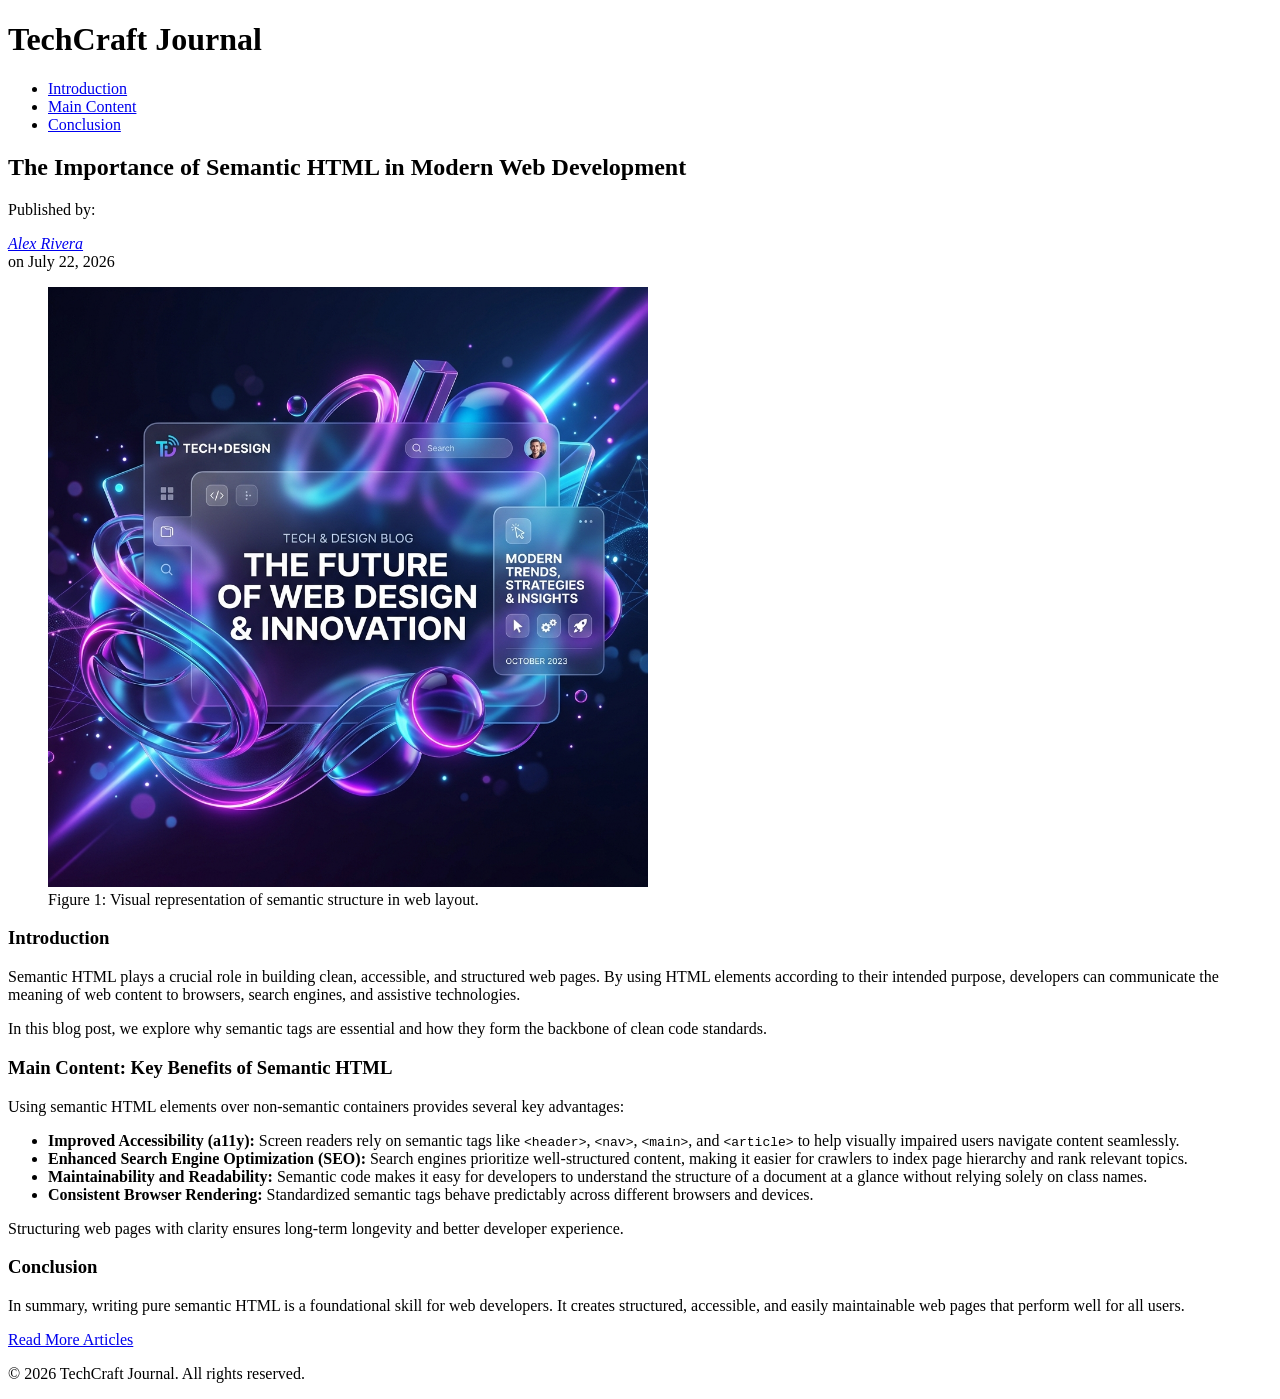
<file: task 1/index.html>
<!DOCTYPE html>
<html lang="en">
<head>
    <meta charset="UTF-8">
    <meta name="viewport" content="width=device-width, initial-scale=1.0">
    <meta name="description" content="A basic blog post layout structured using semantic HTML.">
    <meta name="author" content="Alex Rivera">
    <title>The Importance of Semantic HTML in Modern Web Development</title>
</head>
<body>

    <!-- Site Header -->
    <header>
        <h1>TechCraft Journal</h1>
        <nav aria-label="Main Navigation">
            <ul>
                <li><a href="#introduction">Introduction</a></li>
                <li><a href="#main-content">Main Content</a></li>
                <li><a href="#conclusion">Conclusion</a></li>
            </ul>
        </nav>
    </header>

    <!-- Main Content Container -->
    <main>
        <!-- Blog Article -->
        <article>
            
            <!-- Post Header -->
            <header>
                <h2>The Importance of Semantic HTML in Modern Web Development</h2>
                <p>
                    Published by: 
                    <address>
                        <a href="mailto:alex@example.com">Alex Rivera</a>
                    </address> 
                    on <time datetime="2026-07-22">July 22, 2026</time>
                </p>
            </header>

            <!-- Featured Image -->
            <figure>
                <img src="web_design_hero.png" alt="Illustration representing semantic HTML structure and web design concept" width="600">
                <figcaption>Figure 1: Visual representation of semantic structure in web layout.</figcaption>
            </figure>

            <!-- Introduction Section -->
            <section id="introduction">
                <h3>Introduction</h3>
                <p>
                    Semantic HTML plays a crucial role in building clean, accessible, and structured web pages. By using HTML elements according to their intended purpose, developers can communicate the meaning of web content to browsers, search engines, and assistive technologies.
                </p>
                <p>
                    In this blog post, we explore why semantic tags are essential and how they form the backbone of clean code standards.
                </p>
            </section>

            <!-- Main Content Section -->
            <section id="main-content">
                <h3>Main Content: Key Benefits of Semantic HTML</h3>
                <p>
                    Using semantic HTML elements over non-semantic containers provides several key advantages:
                </p>

                <!-- Unordered List in Main Content -->
                <ul>
                    <li>
                        <strong>Improved Accessibility (a11y):</strong> Screen readers rely on semantic tags like <code>&lt;header&gt;</code>, <code>&lt;nav&gt;</code>, <code>&lt;main&gt;</code>, and <code>&lt;article&gt;</code> to help visually impaired users navigate content seamlessly.
                    </li>
                    <li>
                        <strong>Enhanced Search Engine Optimization (SEO):</strong> Search engines prioritize well-structured content, making it easier for crawlers to index page hierarchy and rank relevant topics.
                    </li>
                    <li>
                        <strong>Maintainability and Readability:</strong> Semantic code makes it easy for developers to understand the structure of a document at a glance without relying solely on class names.
                    </li>
                    <li>
                        <strong>Consistent Browser Rendering:</strong> Standardized semantic tags behave predictably across different browsers and devices.
                    </li>
                </ul>

                <p>
                    Structuring web pages with clarity ensures long-term longevity and better developer experience.
                </p>
            </section>

            <!-- Conclusion Section -->
            <section id="conclusion">
                <h3>Conclusion</h3>
                <p>
                    In summary, writing pure semantic HTML is a foundational skill for web developers. It creates structured, accessible, and easily maintainable web pages that perform well for all users.
                </p>
            </section>

            <!-- Read More Link -->
            <p>
                <a href="#read-more">Read More Articles</a>
            </p>

        </article>
    </main>

    <!-- Site Footer -->
    <footer>
        <p>&copy; 2026 TechCraft Journal. All rights reserved.</p>
    </footer>

</body>
</html>
</file>
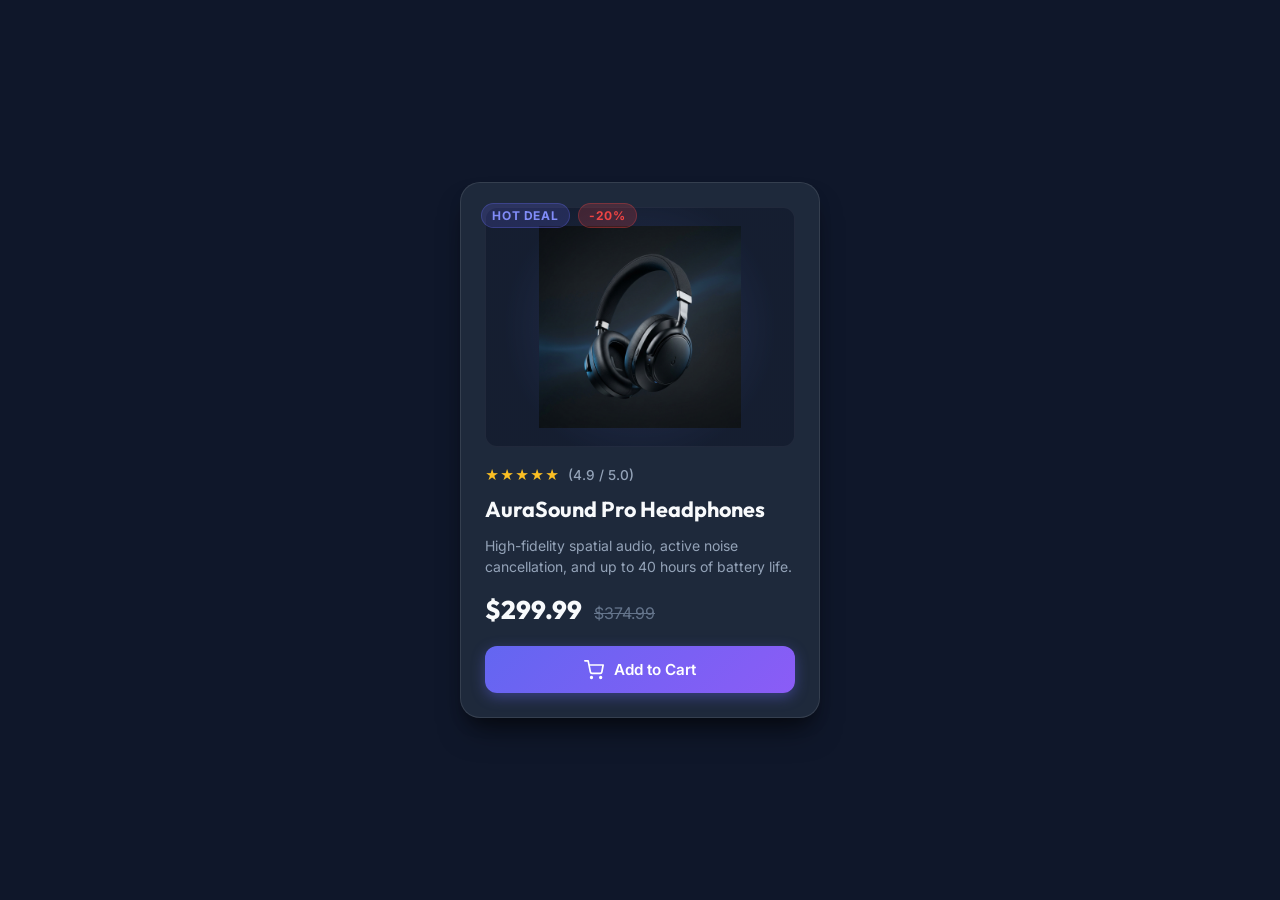
<file: task 2/index.html>
<!DOCTYPE html>
<html lang="en">
<head>
    <meta charset="UTF-8">
    <meta name="viewport" content="width=device-width, initial-scale=1.0">
    <title>Product Card - Task 2</title>
    <!-- Google Fonts -->
    <link rel="preconnect" href="https://fonts.googleapis.com">
    <link rel="preconnect" href="https://fonts.gstatic.com" crossorigin>
    <link href="https://fonts.googleapis.com/css2?family=Inter:wght@400;500;600;700&family=Outfit:wght@600;700;800&display=swap" rel="stylesheet">
    <link rel="stylesheet" href="style.css">
</head>
<body>

    <!-- Product Card Container -->
    <div class="card-wrapper">
        <article class="product-card">
            
            <!-- Category & Discount Badge -->
            <div class="badge-container">
                <span class="badge badge-hot">Hot Deal</span>
                <span class="badge badge-discount">-20%</span>
            </div>

            <!-- Product Image Section -->
            <div class="card-image-wrapper">
                <img src="product_headphones.png" alt="AuraSound Pro Wireless Headphones" class="product-image">
            </div>

            <!-- Product Details Section -->
            <div class="card-content">
                <!-- Rating -->
                <div class="product-rating">
                    <span class="stars">&#9733;&#9733;&#9733;&#9733;&#9733;</span>
                    <span class="rating-text">(4.9 / 5.0)</span>
                </div>

                <!-- Product Title -->
                <h2 class="product-name">AuraSound Pro Headphones</h2>

                <!-- Product Description -->
                <p class="product-description">
                    High-fidelity spatial audio, active noise cancellation, and up to 40 hours of battery life.
                </p>

                <!-- Product Price Section -->
                <div class="price-container">
                    <span class="current-price">$299.99</span>
                    <span class="original-price">$374.99</span>
                </div>

                <!-- Add to Cart Button -->
                <button type="button" class="add-to-cart-btn">
                    <svg class="cart-icon" width="20" height="20" viewBox="0 0 24 24" fill="none" stroke="currentColor" stroke-width="2" stroke-linecap="round" stroke-linejoin="round">
                        <circle cx="9" cy="21" r="1"></circle>
                        <circle cx="20" cy="21" r="1"></circle>
                        <path d="M1 1h4l2.68 13.39a2 2 0 0 0 2 1.61h9.72a2 2 0 0 0 2-1.61L23 6H6"></path>
                    </svg>
                    <span>Add to Cart</span>
                </button>
            </div>

        </article>
    </div>

</body>
</html>
</file>
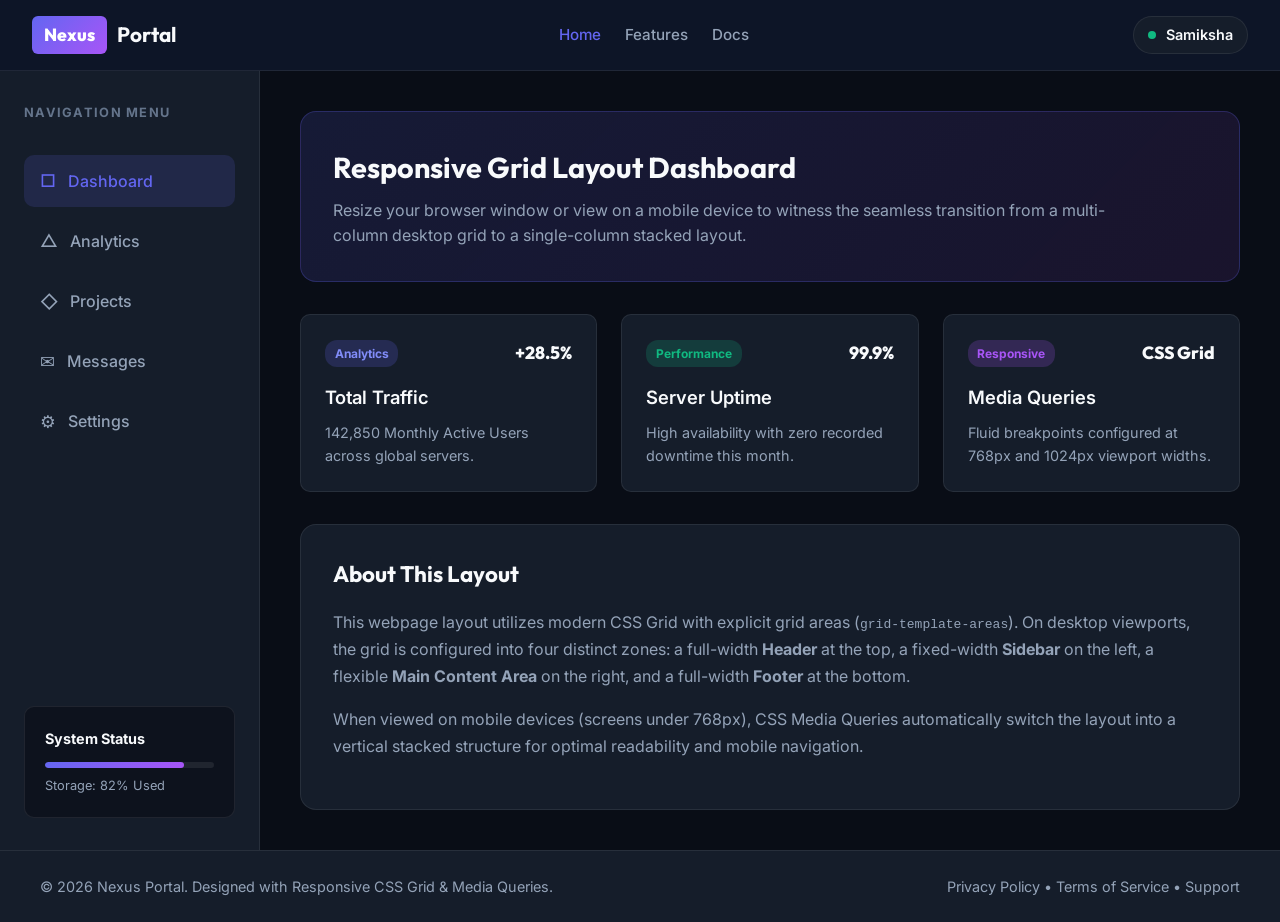
<file: task 3/index.html>
<!DOCTYPE html>
<html lang="en">
<head>
    <meta charset="UTF-8">
    <meta name="viewport" content="width=device-width, initial-scale=1.0">
    <title>Task 3: Responsive Layout Grid</title>
    <!-- Google Fonts -->
    <link rel="preconnect" href="https://fonts.googleapis.com">
    <link rel="preconnect" href="https://fonts.gstatic.com" crossorigin>
    <link href="https://fonts.googleapis.com/css2?family=Inter:wght@300;400;500;600;700&family=Outfit:wght@600;700;800&display=swap" rel="stylesheet">
    <link rel="stylesheet" href="style.css">
</head>
<body>

    <!-- Responsive Layout Grid Container -->
    <div class="layout-container">

        <!-- 1. Header Section -->
        <header class="header">
            <div class="header-brand">
                <div class="brand-icon">Nexus</div>
                <span class="brand-name">Portal</span>
            </div>
            
            <nav class="header-nav">
                <a href="#home" class="nav-link active">Home</a>
                <a href="#features" class="nav-link">Features</a>
                <a href="#docs" class="nav-link">Docs</a>
            </nav>

            <div class="header-user">
                <span class="user-status-dot"></span>
                <span class="user-name">Samiksha</span>
            </div>
        </header>

        <!-- 2. Sidebar Section -->
        <aside class="sidebar">
            <h3 class="sidebar-title">Navigation Menu</h3>
            <ul class="sidebar-menu">
                <li><a href="#dashboard" class="active"><span class="menu-icon">&#9633;</span> Dashboard</a></li>
                <li><a href="#analytics"><span class="menu-icon">&#9651;</span> Analytics</a></li>
                <li><a href="#projects"><span class="menu-icon">&#9671;</span> Projects</a></li>
                <li><a href="#messages"><span class="menu-icon">&#9993;</span> Messages</a></li>
                <li><a href="#settings"><span class="menu-icon">&#9881;</span> Settings</a></li>
            </ul>

            <div class="sidebar-widget">
                <h4>System Status</h4>
                <div class="progress-bar">
                    <div class="progress-fill" style="width: 82%;"></div>
                </div>
                <p>Storage: 82% Used</p>
            </div>
        </aside>

        <!-- 3. Main Content Area Section -->
        <main class="main-content">
            <!-- Welcome Banner -->
            <section class="content-banner">
                <h2>Responsive Grid Layout Dashboard</h2>
                <p>
                    Resize your browser window or view on a mobile device to witness the seamless transition from a multi-column desktop grid to a single-column stacked layout.
                </p>
            </section>

            <!-- Cards Grid Section -->
            <section class="cards-grid">
                <div class="card">
                    <div class="card-header">
                        <span class="card-tag">Analytics</span>
                        <span class="card-value">+28.5%</span>
                    </div>
                    <h3>Total Traffic</h3>
                    <p>142,850 Monthly Active Users across global servers.</p>
                </div>

                <div class="card">
                    <div class="card-header">
                        <span class="card-tag tag-green">Performance</span>
                        <span class="card-value">99.9%</span>
                    </div>
                    <h3>Server Uptime</h3>
                    <p>High availability with zero recorded downtime this month.</p>
                </div>

                <div class="card">
                    <div class="card-header">
                        <span class="card-tag tag-purple">Responsive</span>
                        <span class="card-value">CSS Grid</span>
                    </div>
                    <h3>Media Queries</h3>
                    <p>Fluid breakpoints configured at 768px and 1024px viewport widths.</p>
                </div>
            </section>

            <!-- Content Body Section -->
            <section class="content-block">
                <h3>About This Layout</h3>
                <p>
                    This webpage layout utilizes modern CSS Grid with explicit grid areas (<code>grid-template-areas</code>). On desktop viewports, the grid is configured into four distinct zones: a full-width <strong>Header</strong> at the top, a fixed-width <strong>Sidebar</strong> on the left, a flexible <strong>Main Content Area</strong> on the right, and a full-width <strong>Footer</strong> at the bottom.
                </p>
                <p>
                    When viewed on mobile devices (screens under 768px), CSS Media Queries automatically switch the layout into a vertical stacked structure for optimal readability and mobile navigation.
                </p>
            </section>
        </main>

        <!-- 4. Footer Section -->
        <footer class="footer">
            <div class="footer-left">
                <p>&copy; 2026 Nexus Portal. Designed with Responsive CSS Grid & Media Queries.</p>
            </div>
            <div class="footer-links">
                <a href="#privacy">Privacy Policy</a> &bull; 
                <a href="#terms">Terms of Service</a> &bull; 
                <a href="#support">Support</a>
            </div>
        </footer>

    </div>

</body>
</html>
</file>
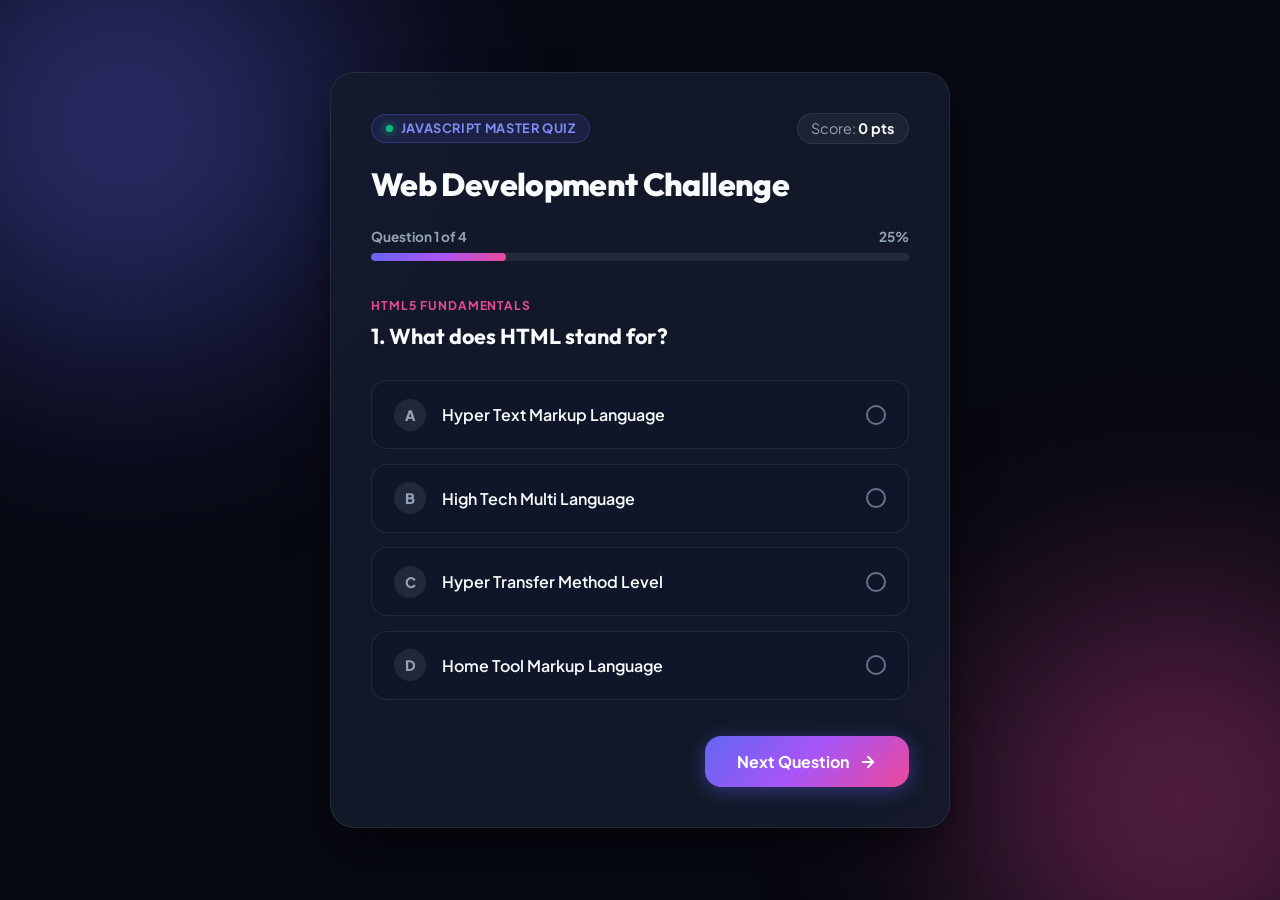
<file: task 4/index.html>
<!DOCTYPE html>
<html lang="en">
<head>
    <meta charset="UTF-8">
    <meta name="viewport" content="width=device-width, initial-scale=1.0">
    <title>Task 4: Ultimate JavaScript Quiz UI/UX</title>
    <!-- Google Fonts -->
    <link rel="preconnect" href="https://fonts.googleapis.com">
    <link rel="preconnect" href="https://fonts.gstatic.com" crossorigin>
    <link href="https://fonts.googleapis.com/css2?family=Plus+Jakarta+Sans:wght@400;500;600;700;800&family=Outfit:wght@600;700;800;900&display=swap" rel="stylesheet">
    <link rel="stylesheet" href="style.css">
</head>
<body>

    <!-- Background Glow Orbs -->
    <div class="glow-orb orb-1"></div>
    <div class="glow-orb orb-2"></div>

    <!-- Quiz Main Card Container -->
    <main id="quiz-card" class="quiz-container">
        
        <!-- Quiz Header -->
        <header class="quiz-header">
            <div class="header-top">
                <div class="quiz-badge">
                    <span class="pulse-dot"></span>
                    <span>JavaScript Master Quiz</span>
                </div>
                <div class="score-live-badge">
                    <span>Score: </span>
                    <strong id="live-score">0</strong>
                </div>
            </div>

            <h1 class="quiz-title">Web Development Challenge</h1>
            
            <!-- Progress Tracker Bar -->
            <div class="progress-container">
                <div class="progress-info">
                    <span id="question-tracker">Question 1 of 4</span>
                    <span id="progress-percent">25%</span>
                </div>
                <div class="progress-bar-bg">
                    <div id="progress-bar-fill" class="progress-bar-fill"></div>
                </div>
            </div>
        </header>

        <!-- Active Question Body -->
        <section id="quiz-body" class="quiz-body">
            
            <!-- Interactive Validation Banner -->
            <div id="validation-warning" class="warning-banner hidden" role="alert">
                <span class="warning-icon">&#9888;</span>
                <span>Please select an option before proceeding!</span>
            </div>

            <!-- Question Box -->
            <div class="question-box">
                <span id="category-tag" class="category-tag">HTML & JS</span>
                <h2 id="question-text" class="question-text">Loading question...</h2>
            </div>

            <!-- Options Container -->
            <div id="options-container" class="options-container">
                <!-- Options rendered dynamically -->
            </div>

            <!-- Quiz Controls Footer -->
            <footer class="quiz-footer">
                <button id="next-btn" class="btn btn-primary">
                    <span>Next Question</span>
                    <svg class="btn-arrow" width="18" height="18" viewBox="0 0 24 24" fill="none" stroke="currentColor" stroke-width="2.5" stroke-linecap="round" stroke-linejoin="round">
                        <line x1="5" y1="12" x2="19" y2="12"></line>
                        <polyline points="12 5 19 12 12 19"></polyline>
                    </svg>
                </button>
            </footer>

        </section>

        <!-- Final Results Screen -->
        <section id="score-container" class="score-container hidden">
            <div class="trophy-wrapper">
                <div class="trophy-glow"></div>
                <div class="trophy-icon">&#127942;</div>
            </div>
            
            <h2 class="score-title">Quiz Completed!</h2>
            <p class="score-subtitle">Here is a summary of your performance</p>

            <div class="stats-grid">
                <div class="stat-box">
                    <span class="stat-label">Accuracy Score</span>
                    <span id="score-percentage" class="stat-value highlight-gradient">0%</span>
                </div>
                <div class="stat-box">
                    <span class="stat-label">Correct Answers</span>
                    <span id="score-text" class="stat-value">0 / 4</span>
                </div>
            </div>

            <p id="feedback-message" class="feedback-message">Great effort!</p>

            <button id="restart-btn" class="btn btn-restart">
                <svg width="18" height="18" viewBox="0 0 24 24" fill="none" stroke="currentColor" stroke-width="2.5" stroke-linecap="round" stroke-linejoin="round">
                    <path d="M21.5 2v6h-6M2.1 12a10 10 0 1 1 3.3 8.4l-2.4 2.4"></path>
                </svg>
                <span>Try Again</span>
            </button>
        </section>

    </main>

    <!-- JavaScript File -->
    <script src="script.js"></script>
</body>
</html>
</file>
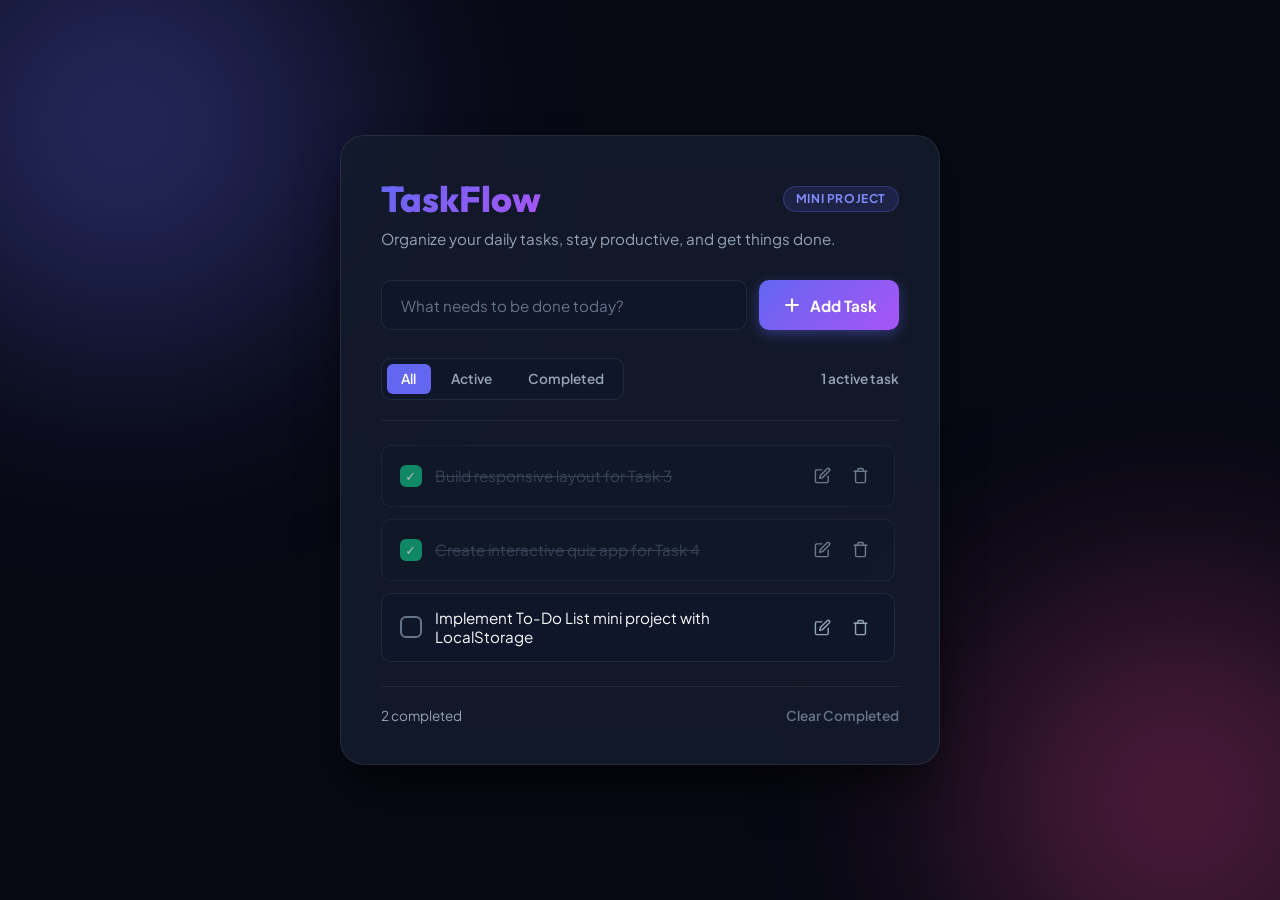
<file: task 5/index.html>
<!DOCTYPE html>
<html lang="en">
<head>
    <meta charset="UTF-8">
    <meta name="viewport" content="width=device-width, initial-scale=1.0">
    <title>Task 5: TaskFlow To-Do List Application</title>
    <!-- Google Fonts -->
    <link rel="preconnect" href="https://fonts.googleapis.com">
    <link rel="preconnect" href="https://fonts.gstatic.com" crossorigin>
    <link href="https://fonts.googleapis.com/css2?family=Plus+Jakarta+Sans:wght@400;500;600;700;800&family=Outfit:wght@600;700;800&display=swap" rel="stylesheet">
    <link rel="stylesheet" href="style.css">
</head>
<body>

    <!-- Ambient Background Glows -->
    <div class="glow-orb orb-1"></div>
    <div class="glow-orb orb-2"></div>

    <!-- Main Container -->
    <main class="todo-card">
        
        <!-- App Header -->
        <header class="app-header">
            <div class="header-title-row">
                <h1 class="app-title">TaskFlow</h1>
                <span class="app-badge">Mini Project</span>
            </div>
            <p class="app-subtitle">Organize your daily tasks, stay productive, and get things done.</p>
        </header>

        <!-- Task Input Section -->
        <section class="input-section">
            <form id="todo-form" class="todo-form">
                <div class="input-wrapper">
                    <input 
                        type="text" 
                        id="todo-input" 
                        class="todo-input" 
                        placeholder="What needs to be done today?" 
                        autocomplete="off"
                        required
                    >
                    <button type="submit" id="add-btn" class="btn btn-add">
                        <svg width="20" height="20" viewBox="0 0 24 24" fill="none" stroke="currentColor" stroke-width="2.5" stroke-linecap="round" stroke-linejoin="round">
                            <line x1="12" y1="5" x2="12" y2="19"></line>
                            <line x1="5" y1="12" x2="19" y2="12"></line>
                        </svg>
                        <span>Add Task</span>
                    </button>
                </div>
            </form>
        </section>

        <!-- Filters Bar -->
        <div class="filters-bar">
            <div class="filter-tabs">
                <button type="button" class="filter-btn active" data-filter="all">All</button>
                <button type="button" class="filter-btn" data-filter="active">Active</button>
                <button type="button" class="filter-btn" data-filter="completed">Completed</button>
            </div>
            <span id="items-count" class="items-count">0 tasks</span>
        </div>

        <!-- Task List Section -->
        <section class="list-section">
            <ul id="todo-list" class="todo-list">
                <!-- Dynamically populated tasks -->
            </ul>

            <!-- Empty State Display -->
            <div id="empty-state" class="empty-state hidden">
                <div class="empty-icon">&#128221;</div>
                <h3>No tasks found</h3>
                <p>Add a new task above to start building your productivity list!</p>
            </div>
        </section>

        <!-- Card Footer -->
        <footer class="app-footer">
            <span id="completed-count" class="footer-info">0 completed</span>
            <button type="button" id="clear-completed-btn" class="btn-clear-completed hidden">Clear Completed</button>
        </footer>

    </main>

    <!-- JavaScript File -->
    <script src="script.js"></script>
</body>
</html>
</file>
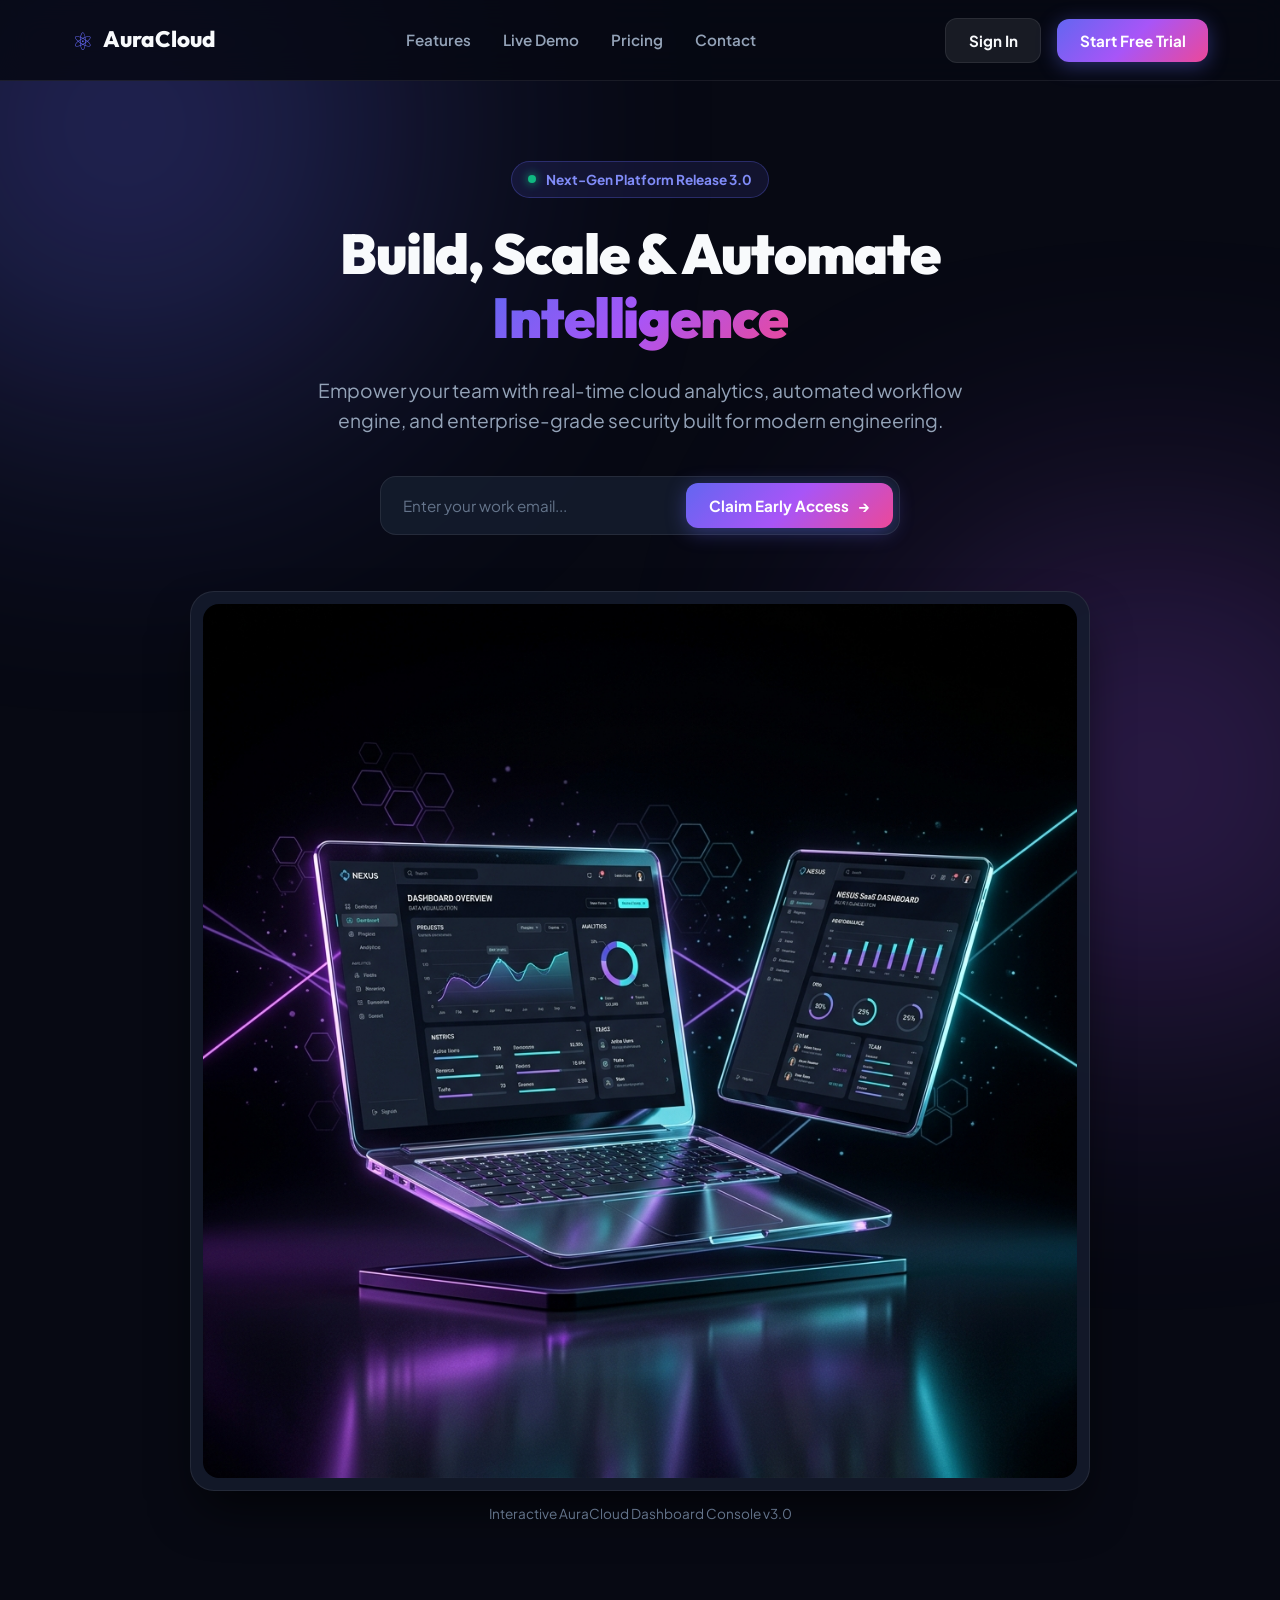
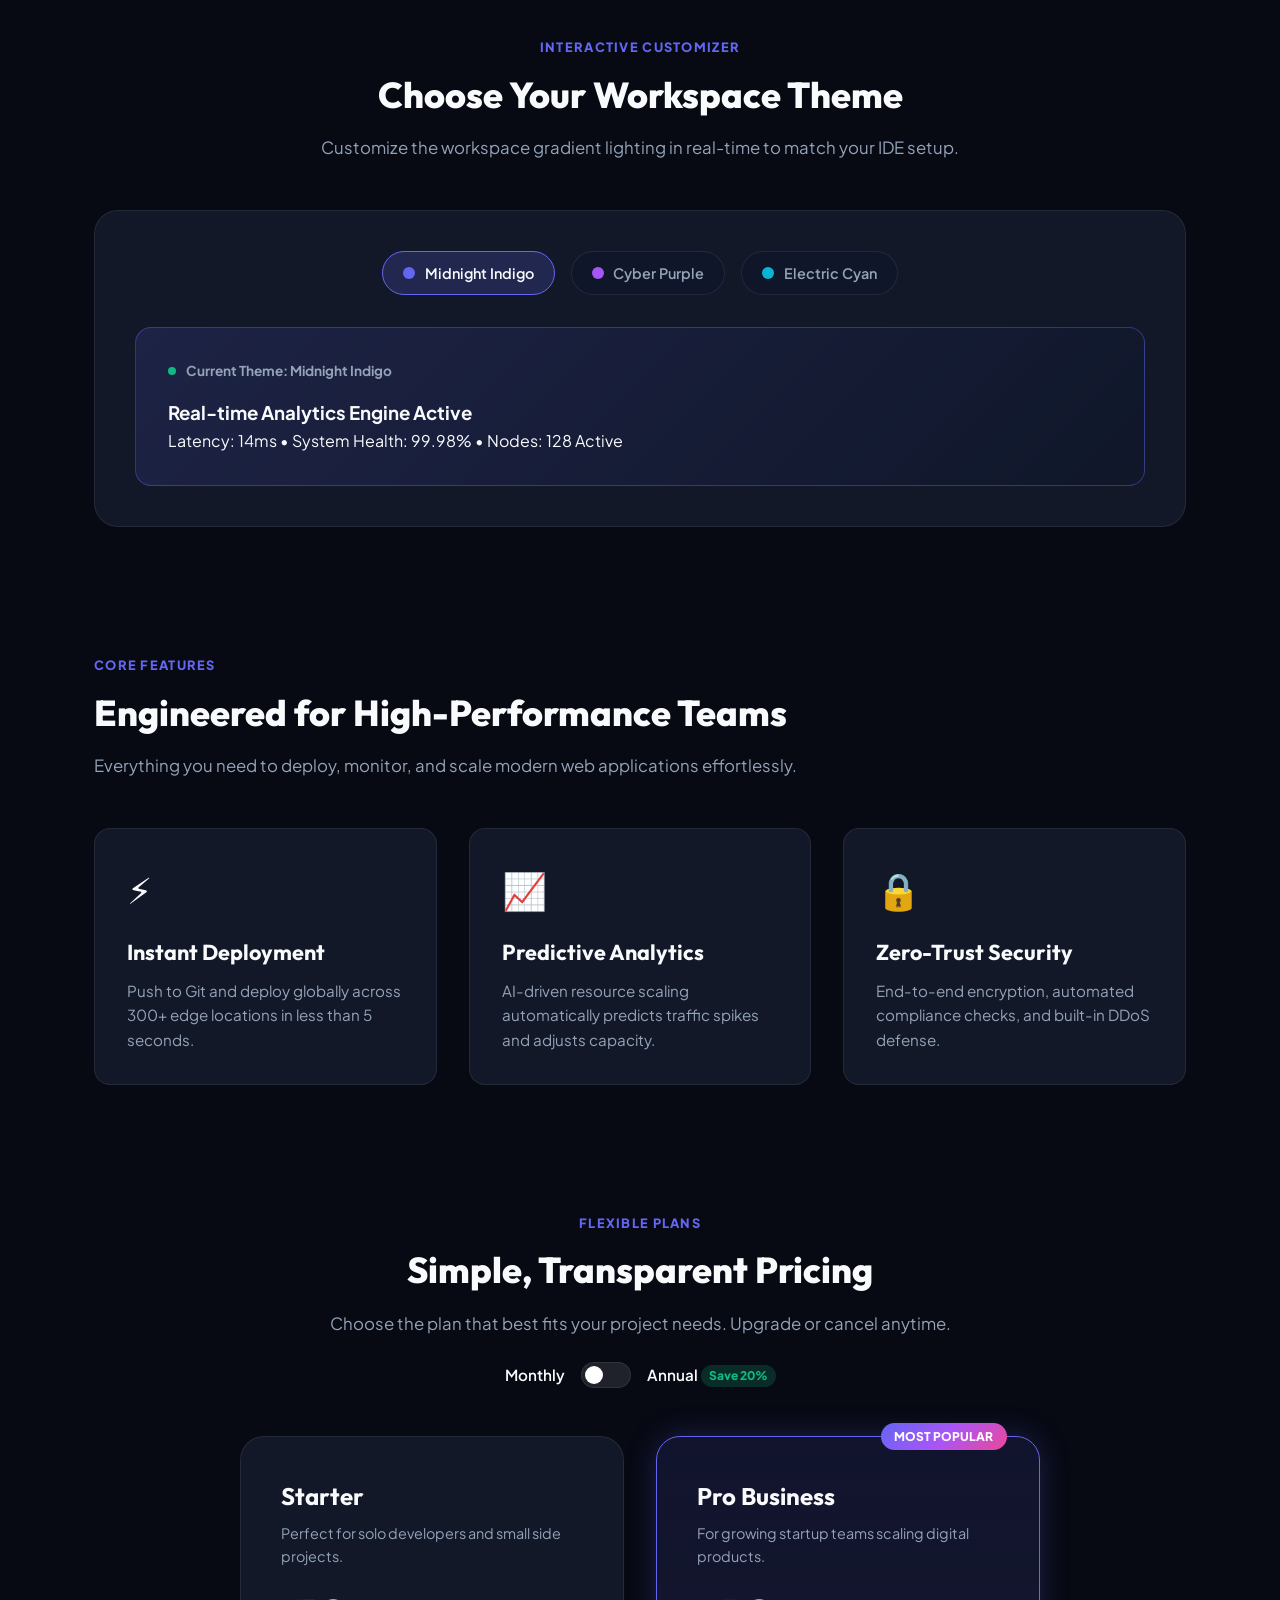
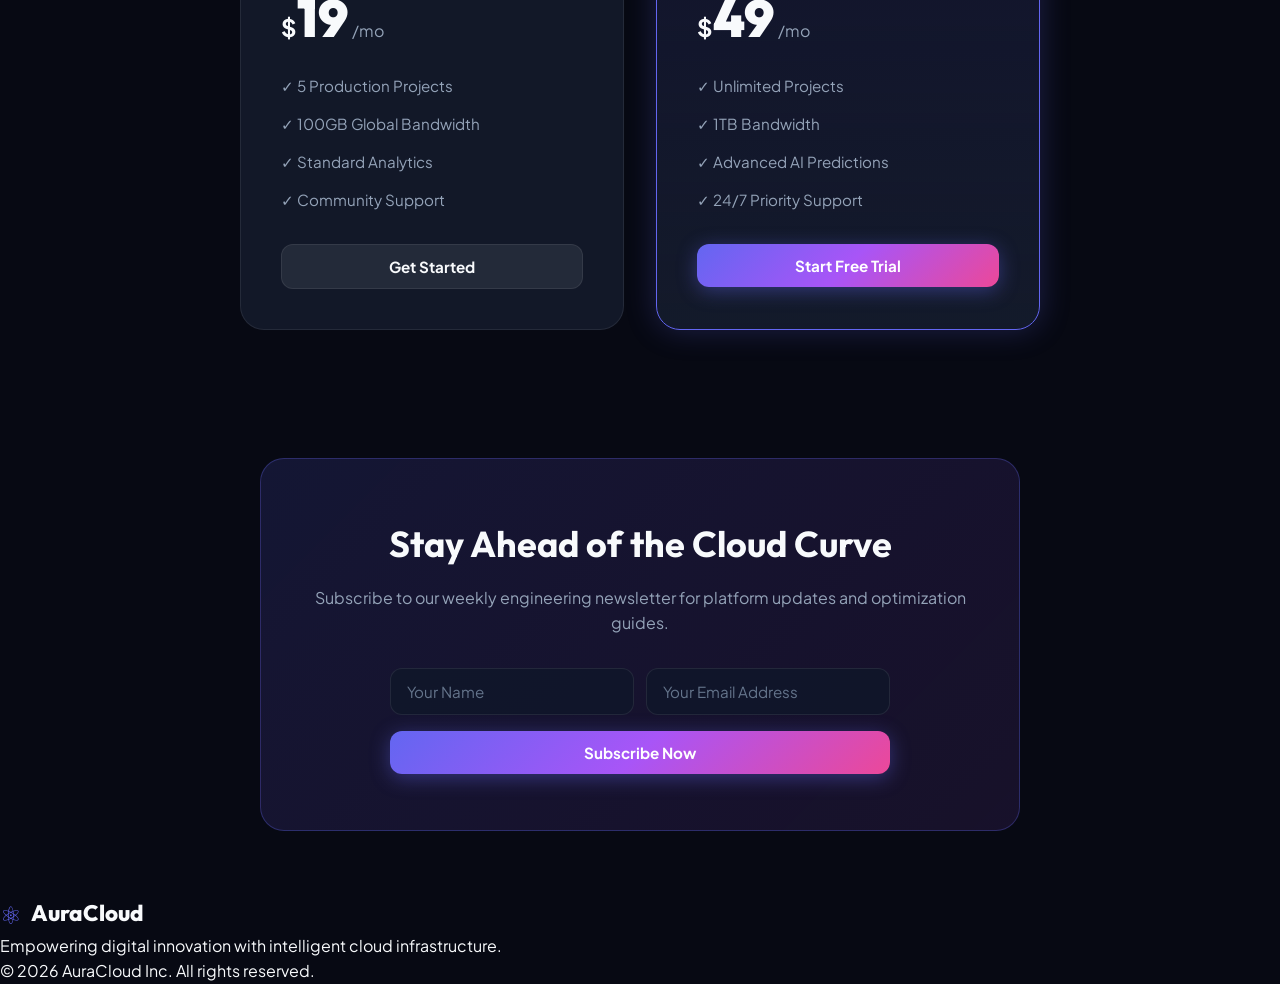
<file: task 6/index.html>
<!DOCTYPE html>
<html lang="en">
<head>
    <meta charset="UTF-8">
    <meta name="viewport" content="width=device-width, initial-scale=1.0">
    <meta name="description" content="AuraCloud AI - Next-Generation Intelligent Cloud & Automation Platform for Modern Engineers.">
    <title>AuraCloud AI - Next Gen Intelligent Platform</title>
    <!-- Google Fonts -->
    <link rel="preconnect" href="https://fonts.googleapis.com">
    <link rel="preconnect" href="https://fonts.gstatic.com" crossorigin>
    <link href="https://fonts.googleapis.com/css2?family=Plus+Jakarta+Sans:wght@400;500;600;700;800&family=Outfit:wght@600;700;800;900&display=swap" rel="stylesheet">
    <link rel="stylesheet" href="style.css">
</head>
<body>

    <!-- Ambient Glowing Orbs -->
    <div class="glow-orb orb-1"></div>
    <div class="glow-orb orb-2"></div>

    <!-- Navigation Header -->
    <header class="site-header">
        <div class="header-container">
            <a href="#" class="brand-logo">
                <span class="logo-icon">&#9883;</span>
                <span class="logo-text">AuraCloud</span>
            </a>

            <!-- Desktop Navigation Menu -->
            <nav id="nav-menu" class="nav-menu">
                <a href="#features" class="nav-link">Features</a>
                <a href="#demo" class="nav-link">Live Demo</a>
                <a href="#pricing" class="nav-link">Pricing</a>
                <a href="#contact" class="nav-link">Contact</a>
                <div class="mobile-cta">
                    <button class="btn btn-primary" onclick="openModal()">Get Started</button>
                </div>
            </nav>

            <div class="header-actions">
                <button class="btn btn-secondary nav-btn-desktop" onclick="openModal()">Sign In</button>
                <button class="btn btn-primary nav-btn-desktop" onclick="openModal()">Start Free Trial</button>
                
                <!-- Mobile Hamburger Button -->
                <button id="mobile-toggle" class="mobile-toggle" aria-label="Toggle Navigation Menu">
                    <span class="hamburger-bar"></span>
                    <span class="hamburger-bar"></span>
                    <span class="hamburger-bar"></span>
                </button>
            </div>
        </div>
    </header>

    <!-- Main Content Container -->
    <main>

        <!-- Hero Section -->
        <section class="hero-section">
            <div class="hero-container">
                
                <div class="hero-badge-wrapper">
                    <span class="hero-badge">
                        <span class="badge-dot"></span>
                        <span>Next-Gen Platform Release 3.0</span>
                    </span>
                </div>

                <h1 class="hero-title">
                    Build, Scale & Automate <span class="gradient-text">Intelligence</span>
                </h1>
                
                <p class="hero-subtitle">
                    Empower your team with real-time cloud analytics, automated workflow engine, and enterprise-grade security built for modern engineering.
                </p>

                <!-- Interactive Hero Lead Form -->
                <form id="hero-email-form" class="hero-form">
                    <div class="form-input-group">
                        <input 
                            type="email" 
                            id="hero-email" 
                            class="form-input" 
                            placeholder="Enter your work email..." 
                            required
                        >
                        <button type="submit" class="btn btn-primary btn-hero">
                            <span>Claim Early Access</span>
                            <span aria-hidden="true">&rarr;</span>
                        </button>
                    </div>
                </form>

                <!-- Hero Product Showcase Image -->
                <figure class="hero-figure">
                    <div class="image-glass-frame">
                        <img src="landing_hero_tech.png" alt="AuraCloud AI Interface Mockup" class="hero-image">
                    </div>
                    <figcaption class="hero-figcaption">Interactive AuraCloud Dashboard Console v3.0</figcaption>
                </figure>

            </div>
        </section>

        <!-- Interactive Color Theme / Demo Section -->
        <section id="demo" class="demo-section">
            <div class="section-container">
                <div class="section-header text-center">
                    <span class="section-tag">Interactive Customizer</span>
                    <h2>Choose Your Workspace Theme</h2>
                    <p>Customize the workspace gradient lighting in real-time to match your IDE setup.</p>
                </div>

                <div class="theme-selector-container">
                    <div class="theme-buttons">
                        <button class="theme-btn active" data-theme="indigo">
                            <span class="color-dot dot-indigo"></span>
                            <span>Midnight Indigo</span>
                        </button>
                        <button class="theme-btn" data-theme="purple">
                            <span class="color-dot dot-purple"></span>
                            <span>Cyber Purple</span>
                        </button>
                        <button class="theme-btn" data-theme="cyan">
                            <span class="color-dot dot-cyan"></span>
                            <span>Electric Cyan</span>
                        </button>
                    </div>

                    <div id="preview-card" class="preview-card theme-indigo">
                        <div class="preview-card-header">
                            <span class="card-status-dot"></span>
                            <span id="preview-theme-title">Current Theme: Midnight Indigo</span>
                        </div>
                        <h3>Real-time Analytics Engine Active</h3>
                        <p>Latency: 14ms &bull; System Health: 99.98% &bull; Nodes: 128 Active</p>
                    </div>
                </div>
            </div>
        </section>

        <!-- Features Grid Section -->
        <section id="features" class="features-section">
            <div class="section-container">
                <div class="section-header">
                    <span class="section-tag">Core Features</span>
                    <h2>Engineered for High-Performance Teams</h2>
                    <p>Everything you need to deploy, monitor, and scale modern web applications effortlessly.</p>
                </div>

                <div class="features-grid">
                    <div class="feature-card">
                        <div class="feature-icon">&#9889;</div>
                        <h3>Instant Deployment</h3>
                        <p>Push to Git and deploy globally across 300+ edge locations in less than 5 seconds.</p>
                    </div>

                    <div class="feature-card">
                        <div class="feature-icon">&#128200;</div>
                        <h3>Predictive Analytics</h3>
                        <p>AI-driven resource scaling automatically predicts traffic spikes and adjusts capacity.</p>
                    </div>

                    <div class="feature-card">
                        <div class="feature-icon">&#128274;</div>
                        <h3>Zero-Trust Security</h3>
                        <p>End-to-end encryption, automated compliance checks, and built-in DDoS defense.</p>
                    </div>
                </div>
            </div>
        </section>

        <!-- Interactive Pricing Section -->
        <section id="pricing" class="pricing-section">
            <div class="section-container">
                <div class="section-header text-center">
                    <span class="section-tag">Flexible Plans</span>
                    <h2>Simple, Transparent Pricing</h2>
                    <p>Choose the plan that best fits your project needs. Upgrade or cancel anytime.</p>
                    
                    <!-- Billing Toggle Button -->
                    <div class="billing-toggle-container">
                        <span class="toggle-label">Monthly</span>
                        <label class="switch">
                            <input type="checkbox" id="billing-toggle">
                            <span class="slider round"></span>
                        </label>
                        <span class="toggle-label">Annual <span class="discount-badge">Save 20%</span></span>
                    </div>
                </div>

                <div class="pricing-grid">
                    <!-- Starter Plan -->
                    <div class="pricing-card">
                        <div class="plan-header">
                            <h3>Starter</h3>
                            <p>Perfect for solo developers and small side projects.</p>
                        </div>
                        <div class="plan-price">
                            <span class="price-currency">$</span>
                            <span id="price-starter" class="price-amount">19</span>
                            <span id="period-starter" class="price-period">/mo</span>
                        </div>
                        <ul class="plan-features">
                            <li>&check; 5 Production Projects</li>
                            <li>&check; 100GB Global Bandwidth</li>
                            <li>&check; Standard Analytics</li>
                            <li>&check; Community Support</li>
                        </ul>
                        <button class="btn btn-secondary btn-block" onclick="openModal()">Get Started</button>
                    </div>

                    <!-- Pro Plan (Featured) -->
                    <div class="pricing-card featured">
                        <div class="popular-tag">Most Popular</div>
                        <div class="plan-header">
                            <h3>Pro Business</h3>
                            <p>For growing startup teams scaling digital products.</p>
                        </div>
                        <div class="plan-price">
                            <span class="price-currency">$</span>
                            <span id="price-pro" class="price-amount">49</span>
                            <span id="period-pro" class="price-period">/mo</span>
                        </div>
                        <ul class="plan-features">
                            <li>&check; Unlimited Projects</li>
                            <li>&check; 1TB Bandwidth</li>
                            <li>&check; Advanced AI Predictions</li>
                            <li>&check; 24/7 Priority Support</li>
                        </ul>
                        <button class="btn btn-primary btn-block" onclick="openModal()">Start Free Trial</button>
                    </div>
                </div>
            </div>
        </section>

        <!-- Newsletter & Contact Section -->
        <section id="contact" class="contact-section">
            <div class="section-container">
                <div class="contact-box">
                    <h2>Stay Ahead of the Cloud Curve</h2>
                    <p>Subscribe to our weekly engineering newsletter for platform updates and optimization guides.</p>
                    
                    <form id="newsletter-form" class="contact-form">
                        <div class="contact-input-row">
                            <input 
                                type="text" 
                                id="contact-name" 
                                class="form-input" 
                                placeholder="Your Name" 
                                required
                            >
                            <input 
                                type="email" 
                                id="contact-email" 
                                class="form-input" 
                                placeholder="Your Email Address" 
                                required
                            >
                        </div>
                        <button type="submit" class="btn btn-primary btn-block">Subscribe Now</button>
                    </form>
                </div>
            </div>
        </section>

    </main>

    <!-- Toast Notification Container -->
    <div id="toast-container" class="toast-container"></div>

    <!-- Modal Form Dialog -->
    <div id="modal-backdrop" class="modal-backdrop hidden" onclick="closeModal()">
        <div class="modal-card" onclick="event.stopPropagation()">
            <button class="modal-close" onclick="closeModal()">&times;</button>
            <h3>Get Started with AuraCloud</h3>
            <p>Enter your details below to activate your 14-day free trial.</p>
            
            <form id="modal-form" class="modal-form">
                <input type="text" class="form-input" placeholder="Full Name" required>
                <input type="email" class="form-input" placeholder="Work Email" required>
                <button type="submit" class="btn btn-primary btn-block">Activate Account</button>
            </form>
        </div>
    </div>

    <!-- Site Footer -->
    <footer class="site-footer">
        <div class="footer-container">
            <div class="footer-brand">
                <div class="brand-logo">
                    <span class="logo-icon">&#9883;</span>
                    <span class="logo-text">AuraCloud</span>
                </div>
                <p>Empowering digital innovation with intelligent cloud infrastructure.</p>
            </div>
            
            <div class="footer-copyright">
                <p>&copy; 2026 AuraCloud Inc. All rights reserved.</p>
            </div>
        </div>
    </footer>

    <!-- JavaScript File -->
    <script src="script.js"></script>
</body>
</html>
</file>
<file: task 2/style.css>
/* CSS Reset and Variables */
:root {
    --bg-page: #0f172a;
    --bg-card: #1e293b;
    --border-card: rgba(255, 255, 255, 0.1);
    --text-primary: #f8fafc;
    --text-secondary: #94a3b8;
    --text-muted: #64748b;
    --accent-color: #6366f1;
    --accent-hover: #4f46e5;
    --accent-gradient: linear-gradient(135deg, #6366f1 0%, #8b5cf6 100%);
    --accent-gradient-hover: linear-gradient(135deg, #4f46e5 0%, #7c3aed 100%);
    --gold: #fbbf24;
    --discount-red: #ef4444;
    --shadow-card: 0 20px 30px -10px rgba(0, 0, 0, 0.5), 0 10px 15px -5px rgba(0, 0, 0, 0.3);
    --shadow-btn: 0 4px 14px rgba(99, 102, 241, 0.4);
    --shadow-btn-hover: 0 8px 25px rgba(99, 102, 241, 0.6);
    --radius-lg: 20px;
    --radius-md: 12px;
    --transition-standard: all 0.3s cubic-bezier(0.4, 0, 0.2, 1);
}

* {
    margin: 0;
    padding: 0;
    box-sizing: border-box;
}

body {
    font-family: 'Inter', system-ui, -apple-system, sans-serif;
    background-color: var(--bg-page);
    color: var(--text-primary);
    min-height: 100vh;
    display: flex;
    justify-content: center;
    align-items: center;
    padding: 2rem;
}

/* Container Alignment */
.card-wrapper {
    display: flex;
    justify-content: center;
    align-items: center;
    width: 100%;
}

/* Product Card Styling */
.product-card {
    background-color: var(--bg-card);
    border: 1px solid var(--border-card);
    border-radius: var(--radius-lg);
    width: 100%;
    max-width: 360px;
    padding: 1.5rem;
    position: relative;
    box-shadow: var(--shadow-card);
    transition: var(--transition-standard);
    overflow: hidden;
}

.product-card:hover {
    transform: translateY(-6px);
    border-color: rgba(99, 102, 241, 0.4);
}

/* Badges */
.badge-container {
    position: absolute;
    top: 1.25rem;
    left: 1.25rem;
    display: flex;
    gap: 0.5rem;
    z-index: 10;
}

.badge {
    font-size: 0.75rem;
    font-weight: 700;
    padding: 0.25rem 0.65rem;
    border-radius: 20px;
    text-transform: uppercase;
    letter-spacing: 0.05em;
}

.badge-hot {
    background-color: rgba(99, 102, 241, 0.2);
    color: #818cf8;
    border: 1px solid rgba(99, 102, 241, 0.3);
}

.badge-discount {
    background-color: rgba(239, 68, 68, 0.2);
    color: var(--discount-red);
    border: 1px solid rgba(239, 68, 68, 0.3);
}

/* Product Image Section */
.card-image-wrapper {
    width: 100%;
    height: 240px;
    background: radial-gradient(circle at center, rgba(99, 102, 241, 0.15) 0%, rgba(15, 23, 42, 0.6) 70%);
    border-radius: var(--radius-md);
    display: flex;
    align-items: center;
    justify-content: center;
    overflow: hidden;
    margin-bottom: 1.25rem;
    border: 1px solid rgba(255, 255, 255, 0.05);
}

.product-image {
    max-width: 85%;
    max-height: 85%;
    object-fit: contain;
    transition: var(--transition-standard);
}

.product-card:hover .product-image {
    transform: scale(1.08) rotate(-2deg);
}

/* Card Content Details */
.card-content {
    display: flex;
    flex-direction: column;
    gap: 0.75rem;
}

/* Rating */
.product-rating {
    display: flex;
    align-items: center;
    gap: 0.5rem;
    font-size: 0.85rem;
}

.stars {
    color: var(--gold);
    letter-spacing: 1px;
}

.rating-text {
    color: var(--text-secondary);
    font-weight: 500;
}

/* Product Name */
.product-name {
    font-family: 'Outfit', sans-serif;
    font-size: 1.35rem;
    font-weight: 700;
    color: var(--text-primary);
    line-height: 1.3;
}

/* Description */
.product-description {
    font-size: 0.875rem;
    color: var(--text-secondary);
    line-height: 1.5;
}

/* Price Container */
.price-container {
    display: flex;
    align-items: baseline;
    gap: 0.75rem;
    margin-top: 0.25rem;
    margin-bottom: 0.5rem;
}

.current-price {
    font-family: 'Outfit', sans-serif;
    font-size: 1.6rem;
    font-weight: 800;
    color: var(--text-primary);
}

.original-price {
    font-size: 1rem;
    color: var(--text-muted);
    text-decoration: line-through;
}

/* Add to Cart Button Styling & Hover Effects */
.add-to-cart-btn {
    display: flex;
    align-items: center;
    justify-content: center;
    gap: 0.6rem;
    width: 100%;
    padding: 0.85rem 1.25rem;
    background: var(--accent-gradient);
    color: #ffffff;
    font-family: 'Inter', sans-serif;
    font-size: 0.95rem;
    font-weight: 600;
    border: none;
    border-radius: var(--radius-md);
    cursor: pointer;
    box-shadow: var(--shadow-btn);
    transition: var(--transition-standard);
    position: relative;
    overflow: hidden;
}

/* Button Hover Effects */
.add-to-cart-btn:hover {
    background: var(--accent-gradient-hover);
    transform: translateY(-2px);
    box-shadow: var(--shadow-btn-hover);
}

.add-to-cart-btn:active {
    transform: translateY(0);
    box-shadow: var(--shadow-btn);
}

/* Button SVG Icon Hover Transition */
.cart-icon {
    transition: transform 0.3s ease;
}

.add-to-cart-btn:hover .cart-icon {
    transform: scale(1.15) rotate(-5deg);
}

/* Button Gloss/Shine Animation on Hover */
.add-to-cart-btn::before {
    content: '';
    position: absolute;
    top: 0;
    left: -100%;
    width: 100%;
    height: 100%;
    background: linear-gradient(
        90deg,
        transparent,
        rgba(255, 255, 255, 0.25),
        transparent
    );
    transition: left 0.6s ease;
}

.add-to-cart-btn:hover::before {
    left: 100%;
}
</file>
<file: task 3/style.css>
/* CSS Reset and Variables */
:root {
    --bg-dark: #090d16;
    --bg-card: #151d2a;
    --bg-card-hover: #1e293b;
    --border-color: rgba(255, 255, 255, 0.08);
    --primary-color: #6366f1;
    --primary-gradient: linear-gradient(135deg, #6366f1 0%, #a855f7 100%);
    --text-main: #f8fafc;
    --text-muted: #94a3b8;
    --text-sub: #64748b;
    --success-green: #10b981;
    --accent-purple: #a855f7;
    --radius-lg: 16px;
    --radius-md: 10px;
    --radius-sm: 6px;
    --shadow-main: 0 10px 25px -5px rgba(0, 0, 0, 0.4);
    --transition: all 0.3s cubic-bezier(0.4, 0, 0.2, 1);
}

* {
    box-sizing: border-box;
    margin: 0;
    padding: 0;
}

body {
    font-family: 'Inter', system-ui, -apple-system, sans-serif;
    background-color: var(--bg-dark);
    color: var(--text-main);
    line-height: 1.6;
    min-height: 100vh;
}

/* =========================================================
   1. DESKTOP GRID LAYOUT (Default: Grid Template Areas)
   ========================================================= */
.layout-container {
    display: grid;
    grid-template-areas:
        "header header"
        "sidebar main"
        "footer footer";
    grid-template-columns: 260px 1fr;
    grid-template-rows: auto 1fr auto;
    min-height: 100vh;
}

/* Assign Grid Areas */
.header {
    grid-area: header;
}

.sidebar {
    grid-area: sidebar;
}

.main-content {
    grid-area: main;
}

.footer {
    grid-area: footer;
}

/* =========================================================
   2. HEADER SECTION STYLING
   ========================================================= */
.header {
    background: rgba(15, 23, 42, 0.9);
    backdrop-filter: blur(12px);
    border-bottom: 1px solid var(--border-color);
    padding: 1rem 2rem;
    display: flex;
    justify-content: space-between;
    align-items: center;
    position: sticky;
    top: 0;
    z-index: 100;
}

.header-brand {
    display: flex;
    align-items: center;
    gap: 0.6rem;
}

.brand-icon {
    font-family: 'Outfit', sans-serif;
    font-weight: 800;
    font-size: 1.1rem;
    background: var(--primary-gradient);
    padding: 0.3rem 0.75rem;
    border-radius: var(--radius-sm);
    color: white;
}

.brand-name {
    font-family: 'Outfit', sans-serif;
    font-weight: 700;
    font-size: 1.3rem;
    color: var(--text-main);
}

.header-nav {
    display: flex;
    gap: 1.5rem;
}

.nav-link {
    color: var(--text-muted);
    text-decoration: none;
    font-weight: 500;
    font-size: 0.95rem;
    transition: var(--transition);
}

.nav-link:hover, .nav-link.active {
    color: var(--primary-color);
}

.header-user {
    display: flex;
    align-items: center;
    gap: 0.6rem;
    background: var(--bg-card);
    padding: 0.4rem 0.9rem;
    border-radius: 20px;
    border: 1px solid var(--border-color);
}

.user-status-dot {
    width: 8px;
    height: 8px;
    background-color: var(--success-green);
    border-radius: 50%;
}

.user-name {
    font-size: 0.9rem;
    font-weight: 600;
}

/* =========================================================
   3. SIDEBAR SECTION STYLING
   ========================================================= */
.sidebar {
    background-color: var(--bg-card);
    border-right: 1px solid var(--border-color);
    padding: 2rem 1.5rem;
    display: flex;
    flex-direction: column;
    gap: 2rem;
}

.sidebar-title {
    font-size: 0.8rem;
    font-weight: 700;
    text-transform: uppercase;
    letter-spacing: 0.1em;
    color: var(--text-sub);
}

.sidebar-menu {
    list-style: none;
    display: flex;
    flex-direction: column;
    gap: 0.5rem;
}

.sidebar-menu a {
    display: flex;
    align-items: center;
    gap: 0.75rem;
    padding: 0.75rem 1rem;
    color: var(--text-muted);
    text-decoration: none;
    font-weight: 500;
    border-radius: var(--radius-md);
    transition: var(--transition);
}

.sidebar-menu a:hover, .sidebar-menu a.active {
    background: rgba(99, 102, 241, 0.15);
    color: var(--primary-color);
}

.menu-icon {
    font-size: 1.1rem;
}

.sidebar-widget {
    margin-top: auto;
    background: rgba(9, 13, 22, 0.6);
    border: 1px solid var(--border-color);
    padding: 1.25rem;
    border-radius: var(--radius-md);
}

.sidebar-widget h4 {
    font-size: 0.9rem;
    margin-bottom: 0.75rem;
    color: var(--text-main);
}

.progress-bar {
    width: 100%;
    height: 6px;
    background: var(--border-color);
    border-radius: 10px;
    overflow: hidden;
    margin-bottom: 0.5rem;
}

.progress-fill {
    height: 100%;
    background: var(--primary-gradient);
    border-radius: 10px;
}

.sidebar-widget p {
    font-size: 0.8rem;
    color: var(--text-muted);
}

/* =========================================================
   4. MAIN CONTENT AREA STYLING
   ========================================================= */
.main-content {
    padding: 2.5rem;
    display: flex;
    flex-direction: column;
    gap: 2rem;
    background-color: var(--bg-dark);
}

.content-banner {
    background: linear-gradient(135deg, rgba(99, 102, 241, 0.15) 0%, rgba(168, 85, 247, 0.1) 100%);
    border: 1px solid rgba(99, 102, 241, 0.25);
    padding: 2rem;
    border-radius: var(--radius-lg);
}

.content-banner h2 {
    font-family: 'Outfit', sans-serif;
    font-size: 1.8rem;
    font-weight: 700;
    margin-bottom: 0.5rem;
    color: var(--text-main);
}

.content-banner p {
    color: var(--text-muted);
    font-size: 1rem;
    max-width: 800px;
}

/* Cards Grid Inside Main Content */
.cards-grid {
    display: grid;
    grid-template-columns: repeat(auto-fit, minmax(240px, 1fr));
    gap: 1.5rem;
}

.card {
    background: var(--bg-card);
    border: 1px solid var(--border-color);
    border-radius: var(--radius-md);
    padding: 1.5rem;
    transition: var(--transition);
}

.card:hover {
    transform: translateY(-4px);
    border-color: rgba(99, 102, 241, 0.4);
    background: var(--bg-card-hover);
}

.card-header {
    display: flex;
    justify-content: space-between;
    align-items: center;
    margin-bottom: 1rem;
}

.card-tag {
    font-size: 0.75rem;
    font-weight: 700;
    padding: 0.25rem 0.6rem;
    background: rgba(99, 102, 241, 0.2);
    color: #818cf8;
    border-radius: 12px;
}

.tag-green {
    background: rgba(16, 185, 129, 0.2);
    color: var(--success-green);
}

.tag-purple {
    background: rgba(168, 85, 247, 0.2);
    color: var(--accent-purple);
}

.card-value {
    font-family: 'Outfit', sans-serif;
    font-weight: 800;
    font-size: 1.1rem;
}

.card h3 {
    font-size: 1.15rem;
    margin-bottom: 0.5rem;
    font-weight: 600;
}

.card p {
    color: var(--text-muted);
    font-size: 0.9rem;
}

.content-block {
    background: var(--bg-card);
    border: 1px solid var(--border-color);
    padding: 2rem;
    border-radius: var(--radius-lg);
}

.content-block h3 {
    font-family: 'Outfit', sans-serif;
    font-size: 1.4rem;
    margin-bottom: 1rem;
}

.content-block p {
    color: var(--text-muted);
    margin-bottom: 1rem;
    line-height: 1.7;
}

/* =========================================================
   5. FOOTER SECTION STYLING
   ========================================================= */
.footer {
    background-color: var(--bg-card);
    border-top: 1px solid var(--border-color);
    padding: 1.5rem 2.5rem;
    display: flex;
    justify-content: space-between;
    align-items: center;
    color: var(--text-muted);
    font-size: 0.9rem;
    flex-wrap: wrap;
    gap: 1rem;
}

.footer-links a {
    color: var(--text-muted);
    text-decoration: none;
    transition: var(--transition);
}

.footer-links a:hover {
    color: var(--primary-color);
}

/* =========================================================
   6. RESPONSIVE MEDIA QUERIES (Mobile Stacked Layout)
   ========================================================= */
@media (max-width: 768px) {
    /* Switch Grid Areas to Vertical Stacked Layout */
    .layout-container {
        grid-template-areas:
            "header"
            "sidebar"
            "main"
            "footer";
        grid-template-columns: 1fr;
        grid-template-rows: auto auto 1fr auto;
    }

    .header {
        flex-direction: column;
        gap: 1rem;
        padding: 1rem;
        text-align: center;
    }

    .header-nav {
        gap: 1rem;
    }

    .sidebar {
        border-right: none;
        border-bottom: 1px solid var(--border-color);
        padding: 1.5rem 1rem;
    }

    .sidebar-menu {
        flex-direction: row;
        flex-wrap: wrap;
        justify-content: center;
    }

    .sidebar-widget {
        display: none; /* Hide heavy widget on small mobile screens */
    }

    .main-content {
        padding: 1.5rem 1rem;
    }

    .footer {
        flex-direction: column;
        text-align: center;
    }
}
</file>
<file: task 4/style.css>
/* Modern UI/UX CSS Design System */
:root {
    --bg-dark: #070913;
    --bg-card: rgba(21, 28, 45, 0.85);
    --bg-card-hover: rgba(33, 44, 70, 0.9);
    --border-color: rgba(255, 255, 255, 0.08);
    --border-highlight: rgba(99, 102, 241, 0.4);
    
    --primary-indigo: #6366f1;
    --primary-purple: #a855f7;
    --primary-pink: #ec4899;
    --primary-gradient: linear-gradient(135deg, #6366f1 0%, #a855f7 50%, #ec4899 100%);
    --gradient-hover: linear-gradient(135deg, #4f46e5 0%, #9333ea 50%, #db2777 100%);
    
    --text-main: #f8fafc;
    --text-muted: #94a3b8;
    --text-sub: #64748b;
    
    --success-green: #10b981;
    --warning-bg: rgba(239, 68, 68, 0.15);
    --warning-border: rgba(239, 68, 68, 0.4);
    --warning-text: #fca5a5;
    
    --radius-xl: 24px;
    --radius-lg: 16px;
    --radius-md: 12px;
    --radius-sm: 8px;
    
    --shadow-main: 0 25px 50px -12px rgba(0, 0, 0, 0.7);
    --shadow-glow: 0 0 30px rgba(99, 102, 241, 0.35);
    --shadow-btn: 0 4px 20px rgba(99, 102, 241, 0.4);
    --transition: all 0.3s cubic-bezier(0.34, 1.56, 0.64, 1);
}

* {
    box-sizing: border-box;
    margin: 0;
    padding: 0;
}

body {
    font-family: 'Plus Jakarta Sans', system-ui, -apple-system, sans-serif;
    background-color: var(--bg-dark);
    color: var(--text-main);
    min-height: 100vh;
    display: flex;
    justify-content: center;
    align-items: center;
    padding: 1.5rem;
    position: relative;
    overflow-x: hidden;
}

/* Ambient Background Glow Orbs */
.glow-orb {
    position: fixed;
    border-radius: 50%;
    filter: blur(120px);
    opacity: 0.4;
    pointer-events: none;
    z-index: 0;
}

.orb-1 {
    width: 450px;
    height: 450px;
    background: var(--primary-indigo);
    top: -100px;
    left: -100px;
}

.orb-2 {
    width: 400px;
    height: 400px;
    background: var(--primary-pink);
    bottom: -100px;
    right: -100px;
}

/* Main Quiz Container */
.quiz-container {
    background: var(--bg-card);
    backdrop-filter: blur(20px);
    -webkit-backdrop-filter: blur(20px);
    border: 1px solid var(--border-color);
    border-radius: var(--radius-xl);
    width: 100%;
    max-width: 620px;
    padding: 2.5rem;
    box-shadow: var(--shadow-main);
    position: relative;
    z-index: 10;
    transition: transform 0.2s ease, border-color 0.3s ease;
}

/* Validation Shake Animation */
.quiz-container.shake {
    animation: shakeError 0.4s cubic-bezier(0.36, 0.07, 0.19, 0.97) both;
    border-color: var(--warning-border) !important;
}

@keyframes shakeError {
    10%, 90% { transform: translate3d(-2px, 0, 0); }
    20%, 80% { transform: translate3d(4px, 0, 0); }
    30%, 50%, 70% { transform: translate3d(-8px, 0, 0); }
    40%, 60% { transform: translate3d(8px, 0, 0); }
}

/* Header Section */
.quiz-header {
    margin-bottom: 2rem;
}

.header-top {
    display: flex;
    justify-content: space-between;
    align-items: center;
    margin-bottom: 1.25rem;
}

.quiz-badge {
    display: inline-flex;
    align-items: center;
    gap: 0.5rem;
    padding: 0.35rem 0.85rem;
    background: rgba(99, 102, 241, 0.12);
    border: 1px solid rgba(99, 102, 241, 0.3);
    border-radius: 30px;
    font-size: 0.8rem;
    font-weight: 700;
    color: #818cf8;
    text-transform: uppercase;
    letter-spacing: 0.05em;
}

.pulse-dot {
    width: 7px;
    height: 7px;
    background-color: var(--success-green);
    border-radius: 50%;
    box-shadow: 0 0 8px var(--success-green);
    animation: pulse 1.8s infinite;
}

@keyframes pulse {
    0% { transform: scale(0.95); opacity: 0.8; }
    50% { transform: scale(1.3); opacity: 1; }
    100% { transform: scale(0.95); opacity: 0.8; }
}

.score-live-badge {
    font-size: 0.9rem;
    color: var(--text-muted);
    background: rgba(255, 255, 255, 0.05);
    padding: 0.35rem 0.85rem;
    border-radius: 20px;
    border: 1px solid var(--border-color);
}

.score-live-badge strong {
    color: var(--text-main);
}

.quiz-title {
    font-family: 'Outfit', sans-serif;
    font-size: 2rem;
    font-weight: 800;
    color: var(--text-main);
    margin-bottom: 1.5rem;
    letter-spacing: -0.02em;
}

/* Progress Tracker Bar */
.progress-container {
    display: flex;
    flex-direction: column;
    gap: 0.5rem;
}

.progress-info {
    display: flex;
    justify-content: space-between;
    font-size: 0.85rem;
    font-weight: 700;
    color: var(--text-muted);
}

.progress-bar-bg {
    width: 100%;
    height: 8px;
    background: rgba(255, 255, 255, 0.08);
    border-radius: 20px;
    overflow: hidden;
}

.progress-bar-fill {
    height: 100%;
    width: 25%;
    background: var(--primary-gradient);
    border-radius: 20px;
    transition: width 0.4s ease;
}

/* Warning Banner */
.warning-banner {
    display: flex;
    align-items: center;
    gap: 0.6rem;
    background-color: var(--warning-bg);
    border: 1px solid var(--warning-border);
    color: var(--warning-text);
    padding: 0.85rem 1.2rem;
    border-radius: var(--radius-md);
    font-size: 0.9rem;
    font-weight: 600;
    margin-bottom: 1.5rem;
    animation: fadeIn 0.3s ease;
}

.hidden {
    display: none !important;
}

/* Question Box */
.question-box {
    margin-bottom: 1.75rem;
}

.category-tag {
    display: inline-block;
    font-size: 0.75rem;
    font-weight: 700;
    color: var(--primary-pink);
    text-transform: uppercase;
    letter-spacing: 0.08em;
    margin-bottom: 0.5rem;
}

.question-text {
    font-family: 'Outfit', sans-serif;
    font-size: 1.35rem;
    font-weight: 700;
    color: var(--text-main);
    line-height: 1.45;
}

/* Option Buttons & Interaction UX */
.options-container {
    display: flex;
    flex-direction: column;
    gap: 0.9rem;
    margin-bottom: 2.25rem;
}

.option-btn {
    display: flex;
    align-items: center;
    justify-content: space-between;
    width: 100%;
    padding: 1.1rem 1.4rem;
    background: rgba(15, 23, 42, 0.6);
    border: 1.5px solid var(--border-color);
    border-radius: var(--radius-lg);
    color: var(--text-main);
    font-family: 'Plus Jakarta Sans', sans-serif;
    font-size: 1rem;
    font-weight: 600;
    text-align: left;
    cursor: pointer;
    transition: var(--transition);
}

.option-left {
    display: flex;
    align-items: center;
    gap: 1rem;
}

.option-letter {
    width: 32px;
    height: 32px;
    border-radius: 50%;
    background-color: rgba(255, 255, 255, 0.08);
    color: var(--text-muted);
    display: flex;
    align-items: center;
    justify-content: center;
    font-size: 0.9rem;
    font-weight: 800;
    flex-shrink: 0;
    transition: var(--transition);
}

.radio-indicator {
    width: 20px;
    height: 20px;
    border-radius: 50%;
    border: 2px solid var(--text-sub);
    transition: var(--transition);
    flex-shrink: 0;
}

/* Hover & Selected States */
.option-btn:hover {
    background-color: var(--bg-card-hover);
    border-color: var(--border-highlight);
    transform: translateX(4px);
}

.option-btn:hover .radio-indicator {
    border-color: var(--primary-indigo);
}

.option-btn.selected {
    background: linear-gradient(135deg, rgba(99, 102, 241, 0.25) 0%, rgba(168, 85, 247, 0.15) 100%);
    border-color: var(--primary-indigo);
    box-shadow: 0 0 20px rgba(99, 102, 241, 0.3);
    transform: scale(1.02);
}

.option-btn.selected .option-letter {
    background: var(--primary-gradient);
    color: white;
    box-shadow: 0 2px 10px rgba(99, 102, 241, 0.5);
}

.option-btn.selected .radio-indicator {
    border-color: var(--primary-indigo);
    background-color: var(--primary-indigo);
    box-shadow: inset 0 0 0 3px var(--bg-card);
}

/* Buttons & Footer */
.quiz-footer {
    display: flex;
    justify-content: flex-end;
}

.btn {
    display: inline-flex;
    align-items: center;
    gap: 0.6rem;
    padding: 0.95rem 2rem;
    font-family: 'Plus Jakarta Sans', sans-serif;
    font-size: 1rem;
    font-weight: 700;
    border: none;
    border-radius: var(--radius-lg);
    cursor: pointer;
    transition: var(--transition);
}

.btn-primary {
    background: var(--primary-gradient);
    color: white;
    box-shadow: var(--shadow-btn);
}

.btn-primary:hover {
    background: var(--gradient-hover);
    transform: translateY(-3px) scale(1.02);
    box-shadow: 0 8px 25px rgba(99, 102, 241, 0.6);
}

.btn-primary:hover .btn-arrow {
    transform: translateX(4px);
}

.btn-arrow {
    transition: transform 0.3s ease;
}

.btn-restart {
    background-color: rgba(255, 255, 255, 0.08);
    color: var(--text-main);
    border: 1px solid var(--border-color);
}

.btn-restart:hover {
    background: var(--primary-gradient);
    border-color: transparent;
    transform: translateY(-3px);
    box-shadow: var(--shadow-btn);
}

/* Score Screen UI */
.score-container {
    text-align: center;
    padding: 1.5rem 0;
    animation: fadeIn 0.5s ease;
}

.trophy-wrapper {
    position: relative;
    display: inline-block;
    margin-bottom: 1.5rem;
}

.trophy-icon {
    font-size: 4rem;
    position: relative;
    z-index: 2;
}

.trophy-glow {
    position: absolute;
    top: 50%;
    left: 50%;
    transform: translate(-50%, -50%);
    width: 90px;
    height: 90px;
    background: var(--primary-gradient);
    filter: blur(35px);
    border-radius: 50%;
    opacity: 0.6;
}

.score-title {
    font-family: 'Outfit', sans-serif;
    font-size: 2.2rem;
    font-weight: 800;
    margin-bottom: 0.5rem;
}

.score-subtitle {
    color: var(--text-muted);
    font-size: 1rem;
    margin-bottom: 2rem;
}

.stats-grid {
    display: grid;
    grid-template-columns: 1fr 1fr;
    gap: 1rem;
    margin-bottom: 1.75rem;
}

.stat-box {
    background: rgba(15, 23, 42, 0.6);
    border: 1px solid var(--border-color);
    padding: 1.5rem;
    border-radius: var(--radius-lg);
    display: flex;
    flex-direction: column;
    gap: 0.5rem;
}

.stat-label {
    font-size: 0.85rem;
    color: var(--text-muted);
    font-weight: 600;
}

.stat-value {
    font-family: 'Outfit', sans-serif;
    font-size: 2rem;
    font-weight: 800;
}

.highlight-gradient {
    background: var(--primary-gradient);
    -webkit-background-clip: text;
    background-clip: text;
    -webkit-text-fill-color: transparent;
}

.feedback-message {
    color: var(--text-main);
    font-size: 1.1rem;
    font-weight: 600;
    margin-bottom: 2rem;
}

@keyframes fadeIn {
    from { opacity: 0; transform: translateY(10px); }
    to { opacity: 1; transform: translateY(0); }
}
</file>
<file: task 5/style.css>
/* TaskFlow To-Do List Application Stylesheet */
:root {
    --bg-dark: #070913;
    --bg-card: rgba(21, 28, 45, 0.85);
    --bg-card-hover: rgba(30, 41, 65, 0.9);
    --border-color: rgba(255, 255, 255, 0.08);
    --border-highlight: rgba(99, 102, 241, 0.4);
    
    --primary-color: #6366f1;
    --primary-gradient: linear-gradient(135deg, #6366f1 0%, #a855f7 100%);
    --primary-hover: #4f46e5;
    
    --text-main: #f8fafc;
    --text-muted: #94a3b8;
    --text-sub: #64748b;
    --text-completed: #475569;
    
    --success-color: #10b981;
    --danger-color: #ef4444;
    --danger-hover: #dc2626;
    
    --radius-xl: 24px;
    --radius-lg: 16px;
    --radius-md: 10px;
    --radius-sm: 6px;
    
    --shadow-main: 0 25px 50px -12px rgba(0, 0, 0, 0.7);
    --shadow-btn: 0 4px 14px rgba(99, 102, 241, 0.4);
    --transition: all 0.25s cubic-bezier(0.4, 0, 0.2, 1);
}

* {
    box-sizing: border-box;
    margin: 0;
    padding: 0;
}

body {
    font-family: 'Plus Jakarta Sans', system-ui, -apple-system, sans-serif;
    background-color: var(--bg-dark);
    color: var(--text-main);
    min-height: 100vh;
    display: flex;
    justify-content: center;
    align-items: center;
    padding: 1.5rem;
    position: relative;
    overflow-x: hidden;
}

/* Background Ambient Orbs */
.glow-orb {
    position: fixed;
    border-radius: 50%;
    filter: blur(120px);
    opacity: 0.35;
    pointer-events: none;
    z-index: 0;
}

.orb-1 {
    width: 450px;
    height: 450px;
    background: var(--primary-color);
    top: -100px;
    left: -100px;
}

.orb-2 {
    width: 400px;
    height: 400px;
    background: #ec4899;
    bottom: -100px;
    right: -100px;
}

/* Main Container Card */
.todo-card {
    background: var(--bg-card);
    backdrop-filter: blur(20px);
    -webkit-backdrop-filter: blur(20px);
    border: 1px solid var(--border-color);
    border-radius: var(--radius-xl);
    width: 100%;
    max-width: 600px;
    padding: 2.5rem;
    box-shadow: var(--shadow-main);
    position: relative;
    z-index: 10;
}

/* App Header */
.app-header {
    margin-bottom: 2rem;
}

.header-title-row {
    display: flex;
    align-items: center;
    justify-content: space-between;
    margin-bottom: 0.5rem;
}

.app-title {
    font-family: 'Outfit', sans-serif;
    font-size: 2.25rem;
    font-weight: 800;
    background: var(--primary-gradient);
    -webkit-background-clip: text;
    background-clip: text;
    -webkit-text-fill-color: transparent;
}

.app-badge {
    font-size: 0.75rem;
    font-weight: 700;
    padding: 0.3rem 0.75rem;
    background: rgba(99, 102, 241, 0.15);
    border: 1px solid rgba(99, 102, 241, 0.3);
    color: #818cf8;
    border-radius: 20px;
    text-transform: uppercase;
    letter-spacing: 0.05em;
}

.app-subtitle {
    font-size: 0.95rem;
    color: var(--text-muted);
}

/* Input Form Section */
.input-section {
    margin-bottom: 1.75rem;
}

.input-wrapper {
    display: flex;
    gap: 0.75rem;
}

.todo-input {
    flex: 1;
    background: rgba(15, 23, 42, 0.6);
    border: 1.5px solid var(--border-color);
    border-radius: var(--radius-md);
    padding: 0.9rem 1.2rem;
    color: var(--text-main);
    font-family: 'Plus Jakarta Sans', sans-serif;
    font-size: 0.95rem;
    outline: none;
    transition: var(--transition);
}

.todo-input:focus {
    border-color: var(--primary-color);
    box-shadow: 0 0 15px rgba(99, 102, 241, 0.3);
    background: rgba(15, 23, 42, 0.85);
}

.todo-input::placeholder {
    color: var(--text-sub);
}

.btn {
    display: inline-flex;
    align-items: center;
    gap: 0.5rem;
    padding: 0.9rem 1.4rem;
    font-family: 'Plus Jakarta Sans', sans-serif;
    font-size: 0.95rem;
    font-weight: 700;
    border: none;
    border-radius: var(--radius-md);
    cursor: pointer;
    transition: var(--transition);
}

.btn-add {
    background: var(--primary-gradient);
    color: white;
    box-shadow: var(--shadow-btn);
    white-space: nowrap;
}

.btn-add:hover {
    transform: translateY(-2px);
    box-shadow: 0 6px 20px rgba(99, 102, 241, 0.6);
}

/* Filters Bar */
.filters-bar {
    display: flex;
    justify-content: space-between;
    align-items: center;
    padding-bottom: 1.25rem;
    border-bottom: 1px solid var(--border-color);
    margin-bottom: 1.5rem;
}

.filter-tabs {
    display: flex;
    gap: 0.4rem;
    background: rgba(15, 23, 42, 0.5);
    padding: 0.3rem;
    border-radius: var(--radius-md);
    border: 1px solid var(--border-color);
}

.filter-btn {
    background: transparent;
    border: none;
    color: var(--text-muted);
    padding: 0.4rem 0.9rem;
    border-radius: var(--radius-sm);
    font-family: 'Plus Jakarta Sans', sans-serif;
    font-size: 0.85rem;
    font-weight: 600;
    cursor: pointer;
    transition: var(--transition);
}

.filter-btn:hover {
    color: var(--text-main);
}

.filter-btn.active {
    background: var(--primary-color);
    color: white;
}

.items-count {
    font-size: 0.85rem;
    color: var(--text-muted);
    font-weight: 600;
}

/* Task List */
.todo-list {
    list-style: none;
    display: flex;
    flex-direction: column;
    gap: 0.75rem;
    max-height: 380px;
    overflow-y: auto;
    padding-right: 0.25rem;
}

/* Scrollbar Customization */
.todo-list::-webkit-scrollbar {
    width: 6px;
}

.todo-list::-webkit-scrollbar-thumb {
    background: var(--border-color);
    border-radius: 10px;
}

/* Task Item */
.todo-item {
    background: rgba(15, 23, 42, 0.6);
    border: 1px solid var(--border-color);
    border-radius: var(--radius-md);
    padding: 0.9rem 1.1rem;
    display: flex;
    align-items: center;
    justify-content: space-between;
    gap: 0.75rem;
    transition: var(--transition);
    animation: fadeIn 0.3s ease;
}

.todo-item:hover {
    background: var(--bg-card-hover);
    border-color: var(--border-highlight);
}

.todo-item.completed {
    background: rgba(15, 23, 42, 0.3);
    opacity: 0.7;
}

.todo-left {
    display: flex;
    align-items: center;
    gap: 0.85rem;
    flex: 1;
    min-width: 0;
}

/* Custom Checkbox */
.checkbox-custom {
    width: 22px;
    height: 22px;
    border-radius: 6px;
    border: 2px solid var(--text-sub);
    display: flex;
    align-items: center;
    justify-content: center;
    cursor: pointer;
    flex-shrink: 0;
    transition: var(--transition);
}

.todo-item.completed .checkbox-custom {
    background: var(--success-color);
    border-color: var(--success-color);
}

.checkbox-custom::after {
    content: '✓';
    color: white;
    font-size: 0.8rem;
    font-weight: 800;
    display: none;
}

.todo-item.completed .checkbox-custom::after {
    display: block;
}

/* Task Content Text */
.task-text {
    font-size: 0.95rem;
    color: var(--text-main);
    word-break: break-word;
    transition: var(--transition);
}

.todo-item.completed .task-text {
    text-decoration: line-through;
    color: var(--text-completed);
}

/* Editable Input Mode */
.edit-input {
    width: 100%;
    background: rgba(15, 23, 42, 0.9);
    border: 1px solid var(--primary-color);
    border-radius: var(--radius-sm);
    padding: 0.4rem 0.75rem;
    color: var(--text-main);
    font-family: 'Plus Jakarta Sans', sans-serif;
    font-size: 0.95rem;
    outline: none;
}

/* Action Buttons per Task */
.task-actions {
    display: flex;
    align-items: center;
    gap: 0.4rem;
}

.action-btn {
    background: transparent;
    border: none;
    color: var(--text-muted);
    padding: 0.45rem;
    border-radius: var(--radius-sm);
    cursor: pointer;
    display: flex;
    align-items: center;
    justify-content: center;
    transition: var(--transition);
}

.action-btn:hover {
    background: rgba(255, 255, 255, 0.08);
    color: var(--text-main);
}

.action-btn.btn-edit:hover {
    color: var(--primary-color);
}

.action-btn.btn-delete:hover {
    color: var(--danger-color);
}

/* Empty State */
.empty-state {
    text-align: center;
    padding: 3rem 1rem;
    color: var(--text-muted);
}

.empty-icon {
    font-size: 3rem;
    margin-bottom: 0.75rem;
}

.empty-state h3 {
    font-family: 'Outfit', sans-serif;
    font-size: 1.2rem;
    color: var(--text-main);
    margin-bottom: 0.25rem;
}

.empty-state p {
    font-size: 0.875rem;
}

/* Footer info */
.app-footer {
    display: flex;
    justify-content: space-between;
    align-items: center;
    margin-top: 1.5rem;
    padding-top: 1.25rem;
    border-top: 1px solid var(--border-color);
    font-size: 0.85rem;
    color: var(--text-muted);
}

.btn-clear-completed {
    background: transparent;
    border: none;
    color: var(--text-sub);
    font-family: 'Plus Jakarta Sans', sans-serif;
    font-size: 0.85rem;
    font-weight: 600;
    cursor: pointer;
    transition: var(--transition);
}

.btn-clear-completed:hover {
    color: var(--danger-color);
}

.hidden {
    display: none !important;
}

@keyframes fadeIn {
    from { opacity: 0; transform: translateY(6px); }
    to { opacity: 1; transform: translateY(0); }
}

/* Mobile Responsiveness */
@media (max-width: 540px) {
    .todo-card {
        padding: 1.5rem;
    }
    .input-wrapper {
        flex-direction: column;
    }
    .btn-add {
        justify-content: center;
    }
    .filters-bar {
        flex-direction: column;
        gap: 0.85rem;
        align-items: flex-start;
    }
}
</file>
<file: task 6/style.css>
/* Real-World Landing Page Stylesheet - AuraCloud AI */
:root {
    --bg-dark: #070913;
    --bg-card: rgba(21, 28, 45, 0.85);
    --bg-card-hover: rgba(30, 41, 65, 0.9);
    --border-color: rgba(255, 255, 255, 0.08);
    --border-highlight: rgba(99, 102, 241, 0.4);
    
    --primary-indigo: #6366f1;
    --primary-purple: #a855f7;
    --primary-cyan: #06b6d4;
    --primary-gradient: linear-gradient(135deg, #6366f1 0%, #a855f7 50%, #ec4899 100%);
    --gradient-hover: linear-gradient(135deg, #4f46e5 0%, #9333ea 50%, #db2777 100%);
    
    --text-main: #f8fafc;
    --text-muted: #94a3b8;
    --text-sub: #64748b;
    
    --success-green: #10b981;
    --radius-xl: 24px;
    --radius-lg: 16px;
    --radius-md: 12px;
    --radius-sm: 8px;
    
    --shadow-main: 0 25px 50px -12px rgba(0, 0, 0, 0.7);
    --shadow-btn: 0 4px 20px rgba(99, 102, 241, 0.4);
    --transition: all 0.3s cubic-bezier(0.34, 1.56, 0.64, 1);
}

* {
    box-sizing: border-box;
    margin: 0;
    padding: 0;
}

html {
    scroll-behavior: smooth;
}

body {
    font-family: 'Plus Jakarta Sans', system-ui, -apple-system, sans-serif;
    background-color: var(--bg-dark);
    color: var(--text-main);
    line-height: 1.6;
    overflow-x: hidden;
    position: relative;
}

/* Ambient Background Glows */
.glow-orb {
    position: fixed;
    border-radius: 50%;
    filter: blur(140px);
    opacity: 0.35;
    pointer-events: none;
    z-index: 0;
}

.orb-1 {
    width: 550px;
    height: 550px;
    background: var(--primary-indigo);
    top: -150px;
    left: -150px;
}

.orb-2 {
    width: 450px;
    height: 450px;
    background: var(--primary-purple);
    bottom: -100px;
    right: -100px;
}

/* Navigation Header */
.site-header {
    position: sticky;
    top: 0;
    z-index: 1000;
    background: rgba(7, 9, 19, 0.85);
    backdrop-filter: blur(16px);
    -webkit-backdrop-filter: blur(16px);
    border-bottom: 1px solid var(--border-color);
}

.header-container {
    max-width: 1200px;
    margin: 0 auto;
    padding: 1.1rem 2rem;
    display: flex;
    justify-content: space-between;
    align-items: center;
}

.brand-logo {
    display: flex;
    align-items: center;
    gap: 0.6rem;
    text-decoration: none;
}

.logo-icon {
    font-size: 1.5rem;
    color: var(--primary-indigo);
}

.logo-text {
    font-family: 'Outfit', sans-serif;
    font-size: 1.4rem;
    font-weight: 800;
    color: var(--text-main);
}

.nav-menu {
    display: flex;
    align-items: center;
    gap: 2rem;
}

.nav-link {
    color: var(--text-muted);
    text-decoration: none;
    font-weight: 600;
    font-size: 0.95rem;
    transition: var(--transition);
}

.nav-link:hover {
    color: var(--text-main);
}

.header-actions {
    display: flex;
    align-items: center;
    gap: 1rem;
}

.mobile-cta {
    display: none;
}

/* Buttons */
.btn {
    display: inline-flex;
    align-items: center;
    justify-content: center;
    gap: 0.6rem;
    padding: 0.75rem 1.4rem;
    font-family: 'Plus Jakarta Sans', sans-serif;
    font-size: 0.95rem;
    font-weight: 700;
    border: none;
    border-radius: var(--radius-md);
    cursor: pointer;
    transition: var(--transition);
    text-decoration: none;
}

.btn-primary {
    background: var(--primary-gradient);
    color: white;
    box-shadow: var(--shadow-btn);
}

.btn-primary:hover {
    background: var(--gradient-hover);
    transform: translateY(-2px);
    box-shadow: 0 8px 25px rgba(99, 102, 241, 0.6);
}

.btn-secondary {
    background: rgba(255, 255, 255, 0.08);
    color: var(--text-main);
    border: 1px solid var(--border-color);
}

.btn-secondary:hover {
    background: rgba(255, 255, 255, 0.15);
}

.btn-block {
    width: 100%;
}

/* Mobile Toggle */
.mobile-toggle {
    display: none;
    flex-direction: column;
    gap: 5px;
    background: transparent;
    border: none;
    cursor: pointer;
    padding: 0.5rem;
}

.hamburger-bar {
    width: 24px;
    height: 2px;
    background-color: var(--text-main);
    transition: var(--transition);
}

/* Hero Section */
.hero-section {
    padding: 5rem 1.5rem 3rem 1.5rem;
    position: relative;
    z-index: 10;
}

.hero-container {
    max-width: 900px;
    margin: 0 auto;
    text-align: center;
}

.hero-badge-wrapper {
    margin-bottom: 1.5rem;
}

.hero-badge {
    display: inline-flex;
    align-items: center;
    gap: 0.6rem;
    padding: 0.4rem 1rem;
    background: rgba(99, 102, 241, 0.12);
    border: 1px solid rgba(99, 102, 241, 0.3);
    border-radius: 30px;
    font-size: 0.85rem;
    font-weight: 700;
    color: #818cf8;
}

.badge-dot {
    width: 8px;
    height: 8px;
    background-color: var(--success-green);
    border-radius: 50%;
    box-shadow: 0 0 10px var(--success-green);
}

.hero-title {
    font-family: 'Outfit', sans-serif;
    font-size: 3.5rem;
    font-weight: 900;
    line-height: 1.15;
    margin-bottom: 1.5rem;
    letter-spacing: -0.02em;
}

.gradient-text {
    background: var(--primary-gradient);
    -webkit-background-clip: text;
    background-clip: text;
    -webkit-text-fill-color: transparent;
}

.hero-subtitle {
    font-size: 1.2rem;
    color: var(--text-muted);
    max-width: 700px;
    margin: 0 auto 2.5rem auto;
}

.hero-form {
    max-width: 520px;
    margin: 0 auto 3.5rem auto;
}

.form-input-group {
    display: flex;
    gap: 0.75rem;
    background: rgba(21, 28, 45, 0.9);
    border: 1px solid var(--border-color);
    padding: 0.4rem;
    border-radius: var(--radius-lg);
}

.form-input {
    flex: 1;
    background: transparent;
    border: none;
    padding: 0.8rem 1rem;
    color: var(--text-main);
    font-family: 'Plus Jakarta Sans', sans-serif;
    font-size: 0.95rem;
    outline: none;
}

.form-input::placeholder {
    color: var(--text-sub);
}

.hero-figure {
    margin-top: 2rem;
}

.image-glass-frame {
    background: var(--bg-card);
    border: 1px solid var(--border-color);
    border-radius: var(--radius-xl);
    padding: 0.75rem;
    box-shadow: var(--shadow-main);
    overflow: hidden;
}

.hero-image {
    width: 100%;
    height: auto;
    border-radius: var(--radius-lg);
    display: block;
}

.hero-figcaption {
    font-size: 0.85rem;
    color: var(--text-sub);
    margin-top: 0.75rem;
}

/* Sections Common Styling */
.section-container {
    max-width: 1140px;
    margin: 0 auto;
    padding: 4rem 1.5rem;
}

.section-header {
    margin-bottom: 3rem;
}

.section-header.text-center {
    text-align: center;
}

.section-tag {
    font-size: 0.8rem;
    font-weight: 800;
    text-transform: uppercase;
    letter-spacing: 0.1em;
    color: var(--primary-indigo);
    margin-bottom: 0.5rem;
    display: block;
}

.section-header h2 {
    font-family: 'Outfit', sans-serif;
    font-size: 2.25rem;
    font-weight: 800;
    margin-bottom: 0.75rem;
}

.section-header p {
    color: var(--text-muted);
    font-size: 1.05rem;
}

/* Interactive Theme Selector */
.theme-selector-container {
    background: var(--bg-card);
    border: 1px solid var(--border-color);
    border-radius: var(--radius-xl);
    padding: 2.5rem;
}

.theme-buttons {
    display: flex;
    justify-content: center;
    gap: 1rem;
    margin-bottom: 2rem;
    flex-wrap: wrap;
}

.theme-btn {
    display: flex;
    align-items: center;
    gap: 0.6rem;
    background: rgba(15, 23, 42, 0.6);
    border: 1px solid var(--border-color);
    padding: 0.75rem 1.25rem;
    border-radius: 30px;
    color: var(--text-muted);
    font-family: 'Plus Jakarta Sans', sans-serif;
    font-size: 0.9rem;
    font-weight: 600;
    cursor: pointer;
    transition: var(--transition);
}

.theme-btn:hover {
    color: var(--text-main);
    border-color: var(--border-highlight);
}

.theme-btn.active {
    background: rgba(99, 102, 241, 0.2);
    border-color: var(--primary-indigo);
    color: var(--text-main);
}

.color-dot {
    width: 12px;
    height: 12px;
    border-radius: 50%;
}

.dot-indigo { background-color: var(--primary-indigo); }
.dot-purple { background-color: var(--primary-purple); }
.dot-cyan { background-color: var(--primary-cyan); }

.preview-card {
    padding: 2rem;
    border-radius: var(--radius-lg);
    border: 1px solid var(--border-color);
    transition: var(--transition);
}

.preview-card.theme-indigo {
    background: linear-gradient(135deg, rgba(99, 102, 241, 0.15) 0%, rgba(15, 23, 42, 0.8) 100%);
    border-color: rgba(99, 102, 241, 0.4);
}

.preview-card.theme-purple {
    background: linear-gradient(135deg, rgba(168, 85, 247, 0.15) 0%, rgba(15, 23, 42, 0.8) 100%);
    border-color: rgba(168, 85, 247, 0.4);
}

.preview-card.theme-cyan {
    background: linear-gradient(135deg, rgba(6, 182, 212, 0.15) 0%, rgba(15, 23, 42, 0.8) 100%);
    border-color: rgba(6, 182, 212, 0.4);
}

.preview-card-header {
    display: flex;
    align-items: center;
    gap: 0.6rem;
    font-size: 0.85rem;
    font-weight: 700;
    color: var(--text-muted);
    margin-bottom: 1rem;
}

.card-status-dot {
    width: 8px;
    height: 8px;
    background-color: var(--success-green);
    border-radius: 50%;
}

/* Features Grid */
.features-grid {
    display: grid;
    grid-template-columns: repeat(auto-fit, minmax(300px, 1fr));
    gap: 2rem;
}

.feature-card {
    background: var(--bg-card);
    border: 1px solid var(--border-color);
    border-radius: var(--radius-lg);
    padding: 2rem;
    transition: var(--transition);
}

.feature-card:hover {
    transform: translateY(-6px);
    border-color: var(--border-highlight);
    background: var(--bg-card-hover);
}

.feature-icon {
    font-size: 2.25rem;
    margin-bottom: 1rem;
}

.feature-card h3 {
    font-family: 'Outfit', sans-serif;
    font-size: 1.35rem;
    margin-bottom: 0.6rem;
}

.feature-card p {
    color: var(--text-muted);
    font-size: 0.95rem;
}

/* Billing Toggle Switch */
.billing-toggle-container {
    display: flex;
    align-items: center;
    justify-content: center;
    gap: 1rem;
    margin-top: 1.5rem;
}

.toggle-label {
    font-weight: 600;
    font-size: 0.95rem;
}

.discount-badge {
    background: rgba(16, 185, 129, 0.2);
    color: var(--success-green);
    padding: 0.2rem 0.5rem;
    border-radius: 12px;
    font-size: 0.75rem;
    font-weight: 800;
}

.switch {
    position: relative;
    display: inline-block;
    width: 50px;
    height: 26px;
}

.switch input { opacity: 0; width: 0; height: 0; }

.slider {
    position: absolute;
    cursor: pointer;
    top: 0; left: 0; right: 0; bottom: 0;
    background-color: rgba(255, 255, 255, 0.1);
    transition: .4s;
    border-radius: 34px;
    border: 1px solid var(--border-color);
}

.slider:before {
    position: absolute;
    content: "";
    height: 18px;
    width: 18px;
    left: 3px;
    bottom: 3px;
    background-color: white;
    transition: .4s;
    border-radius: 50%;
}

input:checked + .slider { background: var(--primary-indigo); }
input:checked + .slider:before { transform: translateX(24px); }

/* Pricing Grid */
.pricing-grid {
    display: grid;
    grid-template-columns: repeat(auto-fit, minmax(320px, 1fr));
    gap: 2rem;
    max-width: 800px;
    margin: 0 auto;
}

.pricing-card {
    background: var(--bg-card);
    border: 1px solid var(--border-color);
    border-radius: var(--radius-xl);
    padding: 2.5rem;
    display: flex;
    flex-direction: column;
    position: relative;
    transition: var(--transition);
}

.pricing-card.featured {
    border-color: var(--primary-indigo);
    background: linear-gradient(180deg, rgba(99, 102, 241, 0.12) 0%, rgba(21, 28, 45, 0.9) 100%);
    box-shadow: 0 0 30px rgba(99, 102, 241, 0.25);
}

.popular-tag {
    position: absolute;
    top: -14px;
    right: 2rem;
    background: var(--primary-gradient);
    color: white;
    font-size: 0.75rem;
    font-weight: 800;
    padding: 0.25rem 0.85rem;
    border-radius: 20px;
    text-transform: uppercase;
}

.plan-header h3 {
    font-family: 'Outfit', sans-serif;
    font-size: 1.5rem;
    margin-bottom: 0.4rem;
}

.plan-header p {
    color: var(--text-muted);
    font-size: 0.9rem;
    margin-bottom: 1.5rem;
}

.plan-price {
    margin-bottom: 1.75rem;
    display: flex;
    align-items: baseline;
}

.price-currency {
    font-size: 1.5rem;
    font-weight: 700;
    color: var(--text-main);
}

.price-amount {
    font-family: 'Outfit', sans-serif;
    font-size: 3.25rem;
    font-weight: 900;
    color: var(--text-main);
    line-height: 1;
}

.price-period {
    color: var(--text-muted);
    font-size: 1rem;
    margin-left: 0.25rem;
}

.plan-features {
    list-style: none;
    margin-bottom: 2rem;
    display: flex;
    flex-direction: column;
    gap: 0.85rem;
}

.plan-features li {
    font-size: 0.95rem;
    color: var(--text-muted);
}

/* Contact / Newsletter Section */
.contact-box {
    background: linear-gradient(135deg, rgba(99, 102, 241, 0.15) 0%, rgba(168, 85, 247, 0.1) 100%);
    border: 1px solid rgba(99, 102, 241, 0.3);
    border-radius: var(--radius-xl);
    padding: 3.5rem 2rem;
    text-align: center;
    max-width: 760px;
    margin: 0 auto;
}

.contact-box h2 {
    font-family: 'Outfit', sans-serif;
    font-size: 2.25rem;
    margin-bottom: 0.75rem;
}

.contact-box p {
    color: var(--text-muted);
    margin-bottom: 2rem;
}

.contact-form {
    display: flex;
    flex-direction: column;
    gap: 1rem;
    max-width: 500px;
    margin: 0 auto;
}

.contact-input-row {
    display: flex;
    gap: 0.75rem;
}

.contact-input-row input {
    background: rgba(15, 23, 42, 0.8);
    border: 1px solid var(--border-color);
    border-radius: var(--radius-md);
    padding: 0.8rem 1rem;
    color: var(--text-main);
}

/* Modal Dialog */
.modal-backdrop {
    position: fixed;
    top: 0; left: 0; width: 100%; height: 100%;
    background: rgba(0, 0, 0, 0.75);
    backdrop-filter: blur(8px);
    display: flex;
    align-items: center;
    justify-content: center;
    z-index: 2000;
    padding: 1rem;
}

.modal-card {
    background: var(--bg-card);
    border: 1px solid var(--border-color);
    border-radius: var(--radius-xl);
    padding: 2.5rem;
    width: 100%;
    max-width: 440px;
    position: relative;
    box-shadow: var(--shadow-main);
    animation: fadeIn 0.3s ease;
}

.modal-close {
    position: absolute;
    top: 1rem; right: 1.25rem;
    background: transparent;
    border: none;
    color: var(--text-muted);
    font-size: 1.75rem;
    cursor: pointer;
}

.modal-card h3 {
    font-family: 'Outfit', sans-serif;
    font-size: 1.6rem;
    margin-bottom: 0.5rem;
}

.modal-card p {
    color: var(--text-muted);
    font-size: 0.9rem;
    margin-bottom: 1.5rem;
}

.modal-form {
    display: flex;
    flex-direction: column;
    gap: 1rem;
}

.modal-form .form-input {
    background: rgba(15, 23, 42, 0.8);
    border: 1px solid var(--border-color);
    border-radius: var(--radius-md);
}

/* Toast Notifications */
.toast-container {
    position: fixed;
    bottom: 2rem; right: 2rem;
    display: flex;
    flex-direction: column;
    gap: 0.75rem;
    z-index: 3000;
}

.toast {
    background: rgba(21, 28, 45, 0.95);
    border: 1px solid var(--primary-indigo);
    color: var(--text-main);
    padding: 1rem 1.5rem;
    border-radius: var(--radius-md);
    box-shadow: var(--shadow-main);
    font-weight: 600;
    font-size: 0.9rem;
    animation: slideInRight 0.3s ease;
}

.hidden { display: none !important; }

@keyframes fadeIn {
    from { opacity: 0; transform: scale(0.95); }
    to { opacity: 1; transform: scale(1); }
}

@keyframes slideInRight {
    from { transform: translateX(100%); opacity: 0; }
    to { transform: translateX(0); opacity: 1; }
}

/* Responsive Media Queries */
@media (max-width: 768px) {
    .nav-menu {
        position: fixed;
        top: 70px; left: 0; width: 100%;
        background: rgba(7, 9, 19, 0.95);
        backdrop-filter: blur(16px);
        flex-direction: column;
        padding: 2rem;
        border-bottom: 1px solid var(--border-color);
        display: none;
    }

    .nav-menu.active {
        display: flex;
    }

    .nav-btn-desktop { display: none; }
    .mobile-cta { display: block; width: 100%; }
    .mobile-toggle { display: flex; }

    .hero-title { font-size: 2.25rem; }
    .form-input-group { flex-direction: column; }
    .contact-input-row { flex-direction: column; }
}
</file>
